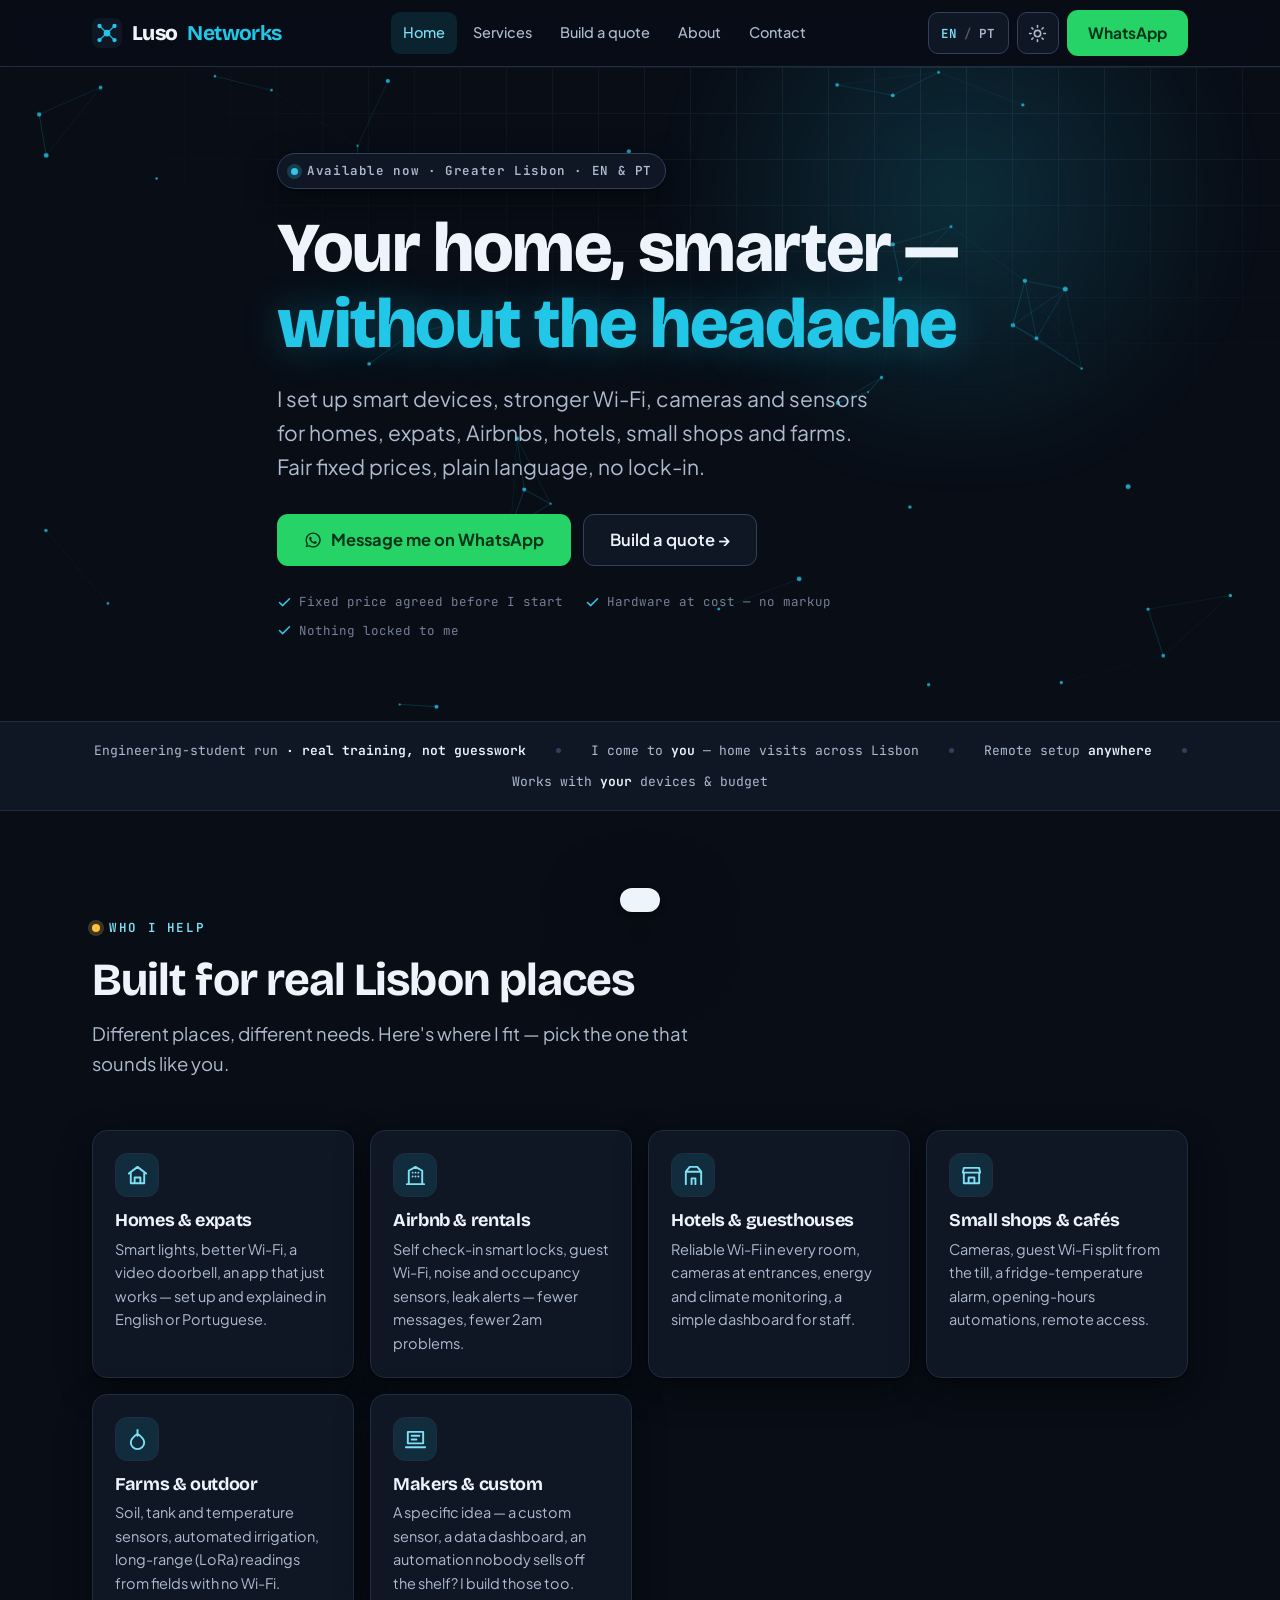
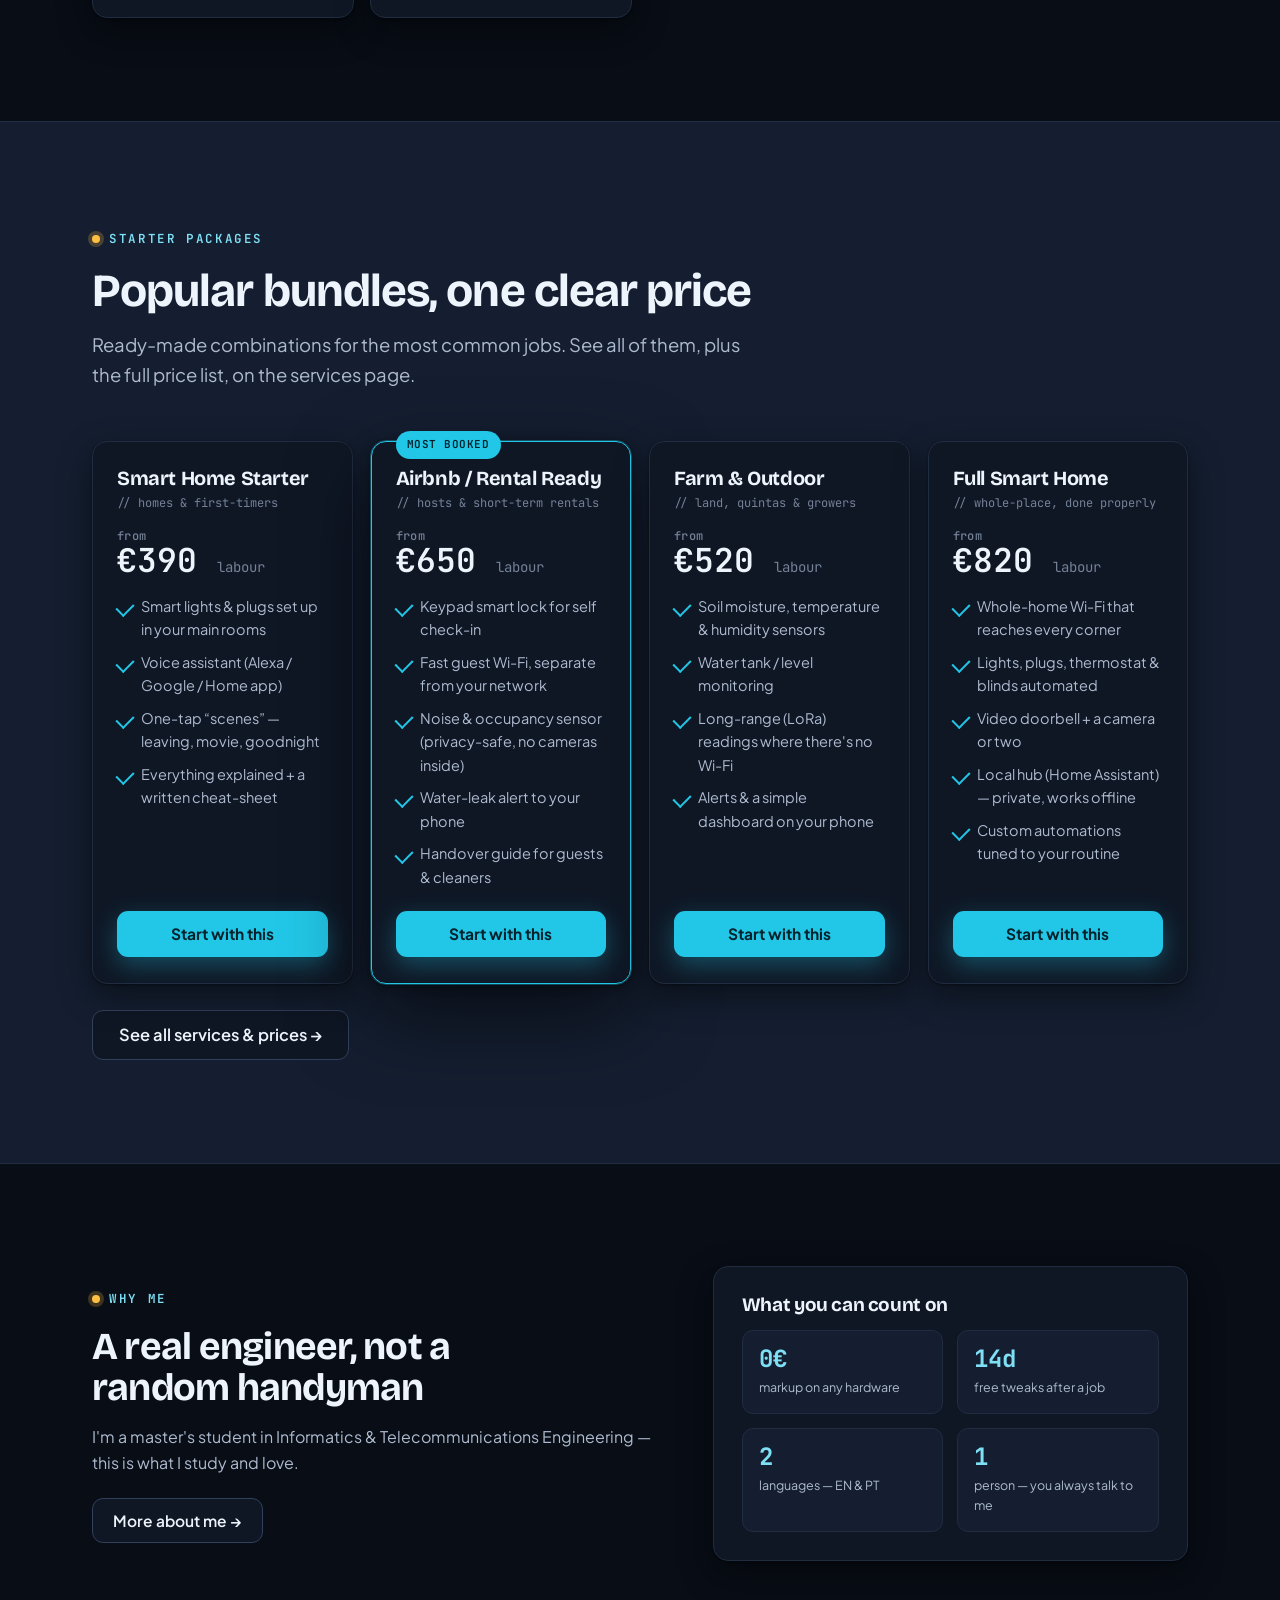
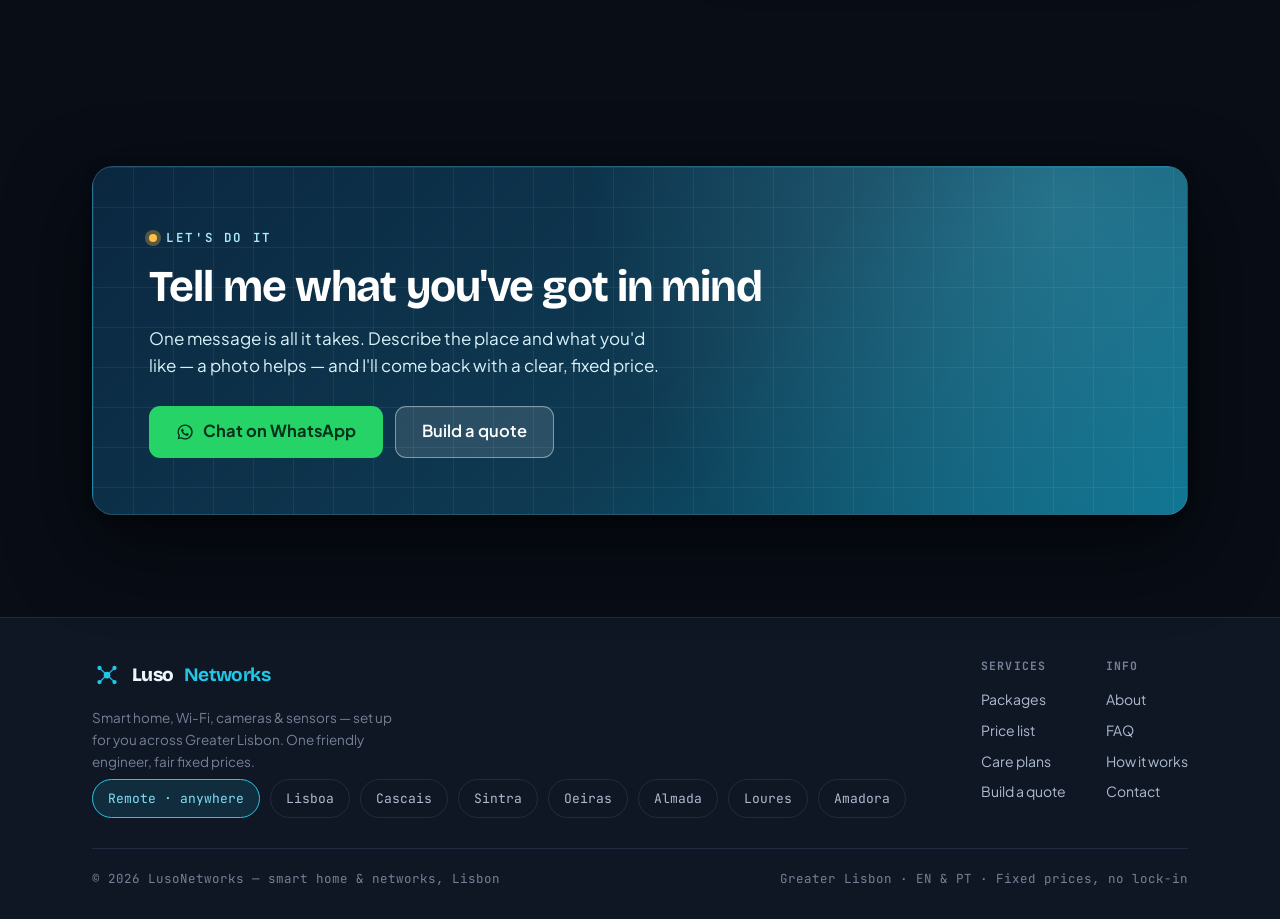
<file: docs/index.html>
<!DOCTYPE html>
<!-- LusoNetworks multi-page site. EDIT WhatsApp number + email in assets/app.js (EDIT-ME). -->
<html lang="en">
<head>
<meta charset="UTF-8">
<meta name="viewport" content="width=device-width, initial-scale=1.0">
<title>LusoNetworks — Smart Home, Wi-Fi & Sensors in Lisbon</title>
<meta name="description" content="LusoNetworks sets up smart homes, Wi-Fi, cameras and sensors across Greater Lisbon. Fixed prices, English & Portuguese, hardware at cost, no lock-in.">
<meta name="theme-color" content="#080d16">
<meta property="og:type" content="website">
<meta property="og:title" content="LusoNetworks — Smart Home, Wi-Fi & Sensors in Lisbon">
<meta property="og:description" content="LusoNetworks sets up smart homes, Wi-Fi, cameras and sensors across Greater Lisbon. Fixed prices, English & Portuguese, hardware at cost, no lock-in.">
<meta property="og:url" content="https://USERNAME.github.io/">
<meta property="og:site_name" content="LusoNetworks">
<meta property="og:image" content="https://USERNAME.github.io/assets/og-image.png">
<meta property="og:locale" content="en">
<meta property="og:locale:alternate" content="pt_PT">
<meta name="twitter:card" content="summary_large_image">
<meta name="twitter:title" content="LusoNetworks — Smart Home, Wi-Fi & Sensors in Lisbon">
<meta name="twitter:description" content="LusoNetworks sets up smart homes, Wi-Fi, cameras and sensors across Greater Lisbon. Fixed prices, English & Portuguese, hardware at cost, no lock-in.">
<meta name="twitter:image" content="https://USERNAME.github.io/assets/og-image.png">
<link rel="canonical" href="https://USERNAME.github.io/">
<link rel="icon" href="assets/favicon.svg" type="image/svg+xml">
<link rel="apple-touch-icon" href="assets/apple-touch-icon.png">
<link rel="manifest" href="assets/site.webmanifest">
<link rel="preconnect" href="https://fonts.googleapis.com">
<link rel="preconnect" href="https://fonts.gstatic.com" crossorigin>
<link href="https://fonts.googleapis.com/css2?family=Bricolage+Grotesque:opsz,wght@12..96,500;12..96,600;12..96,700;12..96,800&family=Plus+Jakarta+Sans:wght@400;500;600;700&family=JetBrains+Mono:wght@400;500;600&display=swap" rel="stylesheet">
<link rel="stylesheet" href="assets/style.css">
<script type="application/ld+json">
{
  "@context": "https://schema.org",
  "@type": "LocalBusiness",
  "name": "LusoNetworks",
  "description": "Smart home, Wi-Fi, cameras and sensors set up across Greater Lisbon. Fixed prices, English & Portuguese, hardware at cost, no lock-in.",
  "image": "https://USERNAME.github.io/assets/og-image.png",
  "url": "https://USERNAME.github.io/",
  "telephone": "+351900000000",
  "email": "hello@lusonetworks.pt",
  "priceRange": "€€",
  "areaServed": [
    {"@type": "City", "name": "Lisboa"},
    {"@type": "City", "name": "Cascais"},
    {"@type": "City", "name": "Sintra"},
    {"@type": "City", "name": "Oeiras"},
    {"@type": "City", "name": "Almada"},
    {"@type": "City", "name": "Loures"},
    {"@type": "City", "name": "Amadora"}
  ],
  "address": {
    "@type": "PostalAddress",
    "addressRegion": "Lisboa",
    "addressCountry": "PT"
  },
  "availableLanguage": ["English", "Portuguese"]
}
</script>
</head>
<body>
<a class="skip" href="#main" data-i18n="skip">Skip to content</a>
<header class="nav">
  <div class="wrap nav-in">
    <a class="brand" href="index.html" aria-label="LusoNetworks — home"><svg class="mark" viewBox="0 0 32 32" aria-hidden="true"><rect width="32" height="32" rx="8" fill="#0f1725"/><g stroke="#22c6e6" stroke-width="1.5" stroke-linecap="round" opacity="0.85"><line x1="16" y1="16" x2="8" y2="8.5"/><line x1="16" y1="16" x2="24" y2="8.5"/><line x1="16" y1="16" x2="8" y2="23.5"/><line x1="16" y1="16" x2="24" y2="23.5"/></g><g fill="#22c6e6"><circle cx="16" cy="16" r="3.6"/><circle cx="8" cy="8.5" r="2.3"/><circle cx="24" cy="8.5" r="2.3"/><circle cx="8" cy="23.5" r="2.3"/><circle cx="24" cy="23.5" r="2.3"/></g></svg>Luso<b>Networks</b></a>
    <nav class="nav-links" id="navlinks" aria-label="Primary"><a href="index.html" data-i18n="nav.home" class="active">nav.home</a><a href="services.html" data-i18n="nav.services">nav.services</a><a href="quote.html" data-i18n="nav.quote">nav.quote</a><a href="about.html" data-i18n="nav.about">nav.about</a><a href="contact.html" data-i18n="nav.contact">nav.contact</a></nav>
    <div class="nav-tools">
      <button class="icon-btn lang-btn" id="lang" aria-label="Language / Idioma"><span class="cur">EN</span><span class="sep">/</span><span class="oth">PT</span></button>
      <button class="icon-btn theme-btn" id="theme" aria-label="Toggle theme">
        <svg class="sun" viewBox="0 0 24 24" fill="none" stroke="currentColor" stroke-width="2" stroke-linecap="round"><circle cx="12" cy="12" r="4"/><path d="M12 2v2M12 20v2M2 12h2M20 12h2M4.9 4.9l1.4 1.4M17.7 17.7l1.4 1.4M4.9 19.1l1.4-1.4M17.7 6.3l1.4-1.4"/></svg>
        <svg class="moon" viewBox="0 0 24 24" fill="currentColor"><path d="M21 12.8A9 9 0 1 1 11.2 3a7 7 0 0 0 9.8 9.8z"/></svg>
      </button>
      <a class="btn btn-wa hide-sm" data-wa href="#" data-i18n="nav.wa">WhatsApp</a>
      <button class="nav-toggle" id="navtoggle" aria-label="Menu" aria-expanded="false" aria-controls="navlinks"><span></span></button>
    </div>
  </div>
</header>
<main id="main">

<section class="hero">
  <canvas id="signal" aria-hidden="true"></canvas>
  <div class="hero-grid" aria-hidden="true"></div>
  <div class="hero-glow" aria-hidden="true"></div>
  <div class="wrap hero-in">
    <span class="badge"><i></i> <span data-i18n="home.badge"></span></span>
    <h1><span data-i18n="home.h1a"></span> <em data-i18n="home.h1b"></em></h1>
    <p class="sub" data-i18n="home.sub"></p>
    <div class="hero-actions">
      <a class="btn btn-wa btn-lg" data-wa href="#"><svg viewBox="0 0 24 24" fill="currentColor" aria-hidden="true"><path d="M12 2a10 10 0 0 0-8.6 15l-1.3 4.8 4.9-1.3A10 10 0 1 0 12 2zm0 18.2a8.2 8.2 0 0 1-4.2-1.2l-.3-.2-2.9.8.8-2.8-.2-.3A8.2 8.2 0 1 1 12 20.2zm4.5-6.1c-.2-.1-1.4-.7-1.7-.8s-.4-.1-.5.1-.6.8-.8 1-.3.2-.5.1a6.7 6.7 0 0 1-2-1.2 7.5 7.5 0 0 1-1.4-1.7c-.1-.3 0-.4.1-.5l.4-.4.2-.4a.4.4 0 0 0 0-.4l-.8-1.9c-.2-.5-.4-.4-.5-.4h-.5a.9.9 0 0 0-.7.3 2.8 2.8 0 0 0-.9 2.1 4.9 4.9 0 0 0 1 2.6 11 11 0 0 0 4.3 3.8c2.5 1 2.5.7 3 .6a2.5 2.5 0 0 0 1.6-1.1 2 2 0 0 0 .1-1.1c0-.1-.2-.2-.5-.3z"/></svg><span data-i18n="home.cta.wa"></span></a>
      <a class="btn btn-ghost btn-lg" href="quote.html" data-i18n="home.cta.quote"></a>
    </div>
    <div class="hero-assure">
      <span><svg viewBox="0 0 24 24" fill="none" stroke="currentColor" stroke-width="2.4" stroke-linecap="round" stroke-linejoin="round"><path d="M20 6L9 17l-5-5"/></svg> <span data-i18n="home.assure1"></span></span>
      <span><svg viewBox="0 0 24 24" fill="none" stroke="currentColor" stroke-width="2.4" stroke-linecap="round" stroke-linejoin="round"><path d="M20 6L9 17l-5-5"/></svg> <span data-i18n="home.assure2"></span></span>
      <span><svg viewBox="0 0 24 24" fill="none" stroke="currentColor" stroke-width="2.4" stroke-linecap="round" stroke-linejoin="round"><path d="M20 6L9 17l-5-5"/></svg> <span data-i18n="home.assure3"></span></span>
    </div>
  </div>
</section>

<div class="trust"><div class="wrap trust-in">
  <span><span data-i18n="trust1a"></span> <b data-i18n="trust1b"></b></span><span class="trust-dot"></span>
  <span><span data-i18n="trust2a"></span> <b data-i18n="trust2b"></b> <span data-i18n="trust2c"></span></span><span class="trust-dot"></span>
  <span><span data-i18n="trust3a"></span> <b data-i18n="trust3b"></b></span><span class="trust-dot"></span>
  <span><span data-i18n="trust4a"></span> <b data-i18n="trust4b"></b> <span data-i18n="trust4c"></span></span>
</div></div>

<section id="audience"><div class="wrap">
      <div class="section-head reveal"><span class="eyebrow" data-i18n="aud.eyebrow"></span><h2 data-i18n="aud.h2"></h2><p class="lede" data-i18n="aud.lede"></p></div>
      <div class="grid-auto aud-grid"><div class="card reveal"><div class="ico"><svg viewBox="0 0 24 24" fill="none" stroke="currentColor" stroke-width="2" stroke-linecap="round" stroke-linejoin="round"><path d="M3 10l9-7 9 7 M5 9v11h14V9 M9 20v-6h6v6"/></svg></div><h3 data-i18n="aud.home.t"></h3><p data-i18n="aud.home.d"></p></div><div class="card reveal"><div class="ico"><svg viewBox="0 0 24 24" fill="none" stroke="currentColor" stroke-width="2" stroke-linecap="round" stroke-linejoin="round"><path d="M3 21h18 M5 21V7l7-4 7 4v14 M9 9h.01M12 9h.01M15 9h.01M9 13h.01M12 13h.01M15 13h.01"/></svg></div><h3 data-i18n="aud.rental.t"></h3><p data-i18n="aud.rental.d"></p></div><div class="card reveal"><div class="ico"><svg viewBox="0 0 24 24" fill="none" stroke="currentColor" stroke-width="2" stroke-linecap="round" stroke-linejoin="round"><path d="M4 21V8l4-5h8l4 5v13 M4 8h16 M10 21v-6h4v6"/></svg></div><h3 data-i18n="aud.hotel.t"></h3><p data-i18n="aud.hotel.d"></p></div><div class="card reveal"><div class="ico"><svg viewBox="0 0 24 24" fill="none" stroke="currentColor" stroke-width="2" stroke-linecap="round" stroke-linejoin="round"><path d="M3 9l1-5h16l1 5 M4 9v11h16V9 M4 9h16 M9 20v-6h6v6"/></svg></div><h3 data-i18n="aud.shop.t"></h3><p data-i18n="aud.shop.d"></p></div><div class="card reveal"><div class="ico"><svg viewBox="0 0 24 24" fill="none" stroke="currentColor" stroke-width="2" stroke-linecap="round" stroke-linejoin="round"><path d="M12 2v6 M12 22a7 7 0 0 0 7-7c0-4-7-9-7-9s-7 5-7 9a7 7 0 0 0 7 7z"/></svg></div><h3 data-i18n="aud.farm.t"></h3><p data-i18n="aud.farm.d"></p></div><div class="card reveal"><div class="ico"><svg viewBox="0 0 24 24" fill="none" stroke="currentColor" stroke-width="2" stroke-linecap="round" stroke-linejoin="round"><path d="M4 4h16v12H4z M2 20h20 M8 8h8M8 12h5"/></svg></div><h3 data-i18n="aud.maker.t"></h3><p data-i18n="aud.maker.d"></p></div></div></div></section>

<section class="band"><div class="wrap">
  <div class="section-head reveal"><span class="eyebrow" data-i18n="home.pkg.eyebrow"></span><h2 data-i18n="home.pkg.h2"></h2><p class="lede" data-i18n="home.pkg.lede"></p></div>
  <div class="pkg-grid"><div class="pkg reveal">
          <h3 data-i18n="pkg.home.title">Home</h3>
          <span class="for" data-i18n="pkg.home.for"></span>
          <div class="price"><span class="from" data-i18n="svc.from"></span>€390 <small data-i18n="svc.labour"></small></div>
          <ul><li data-i18n="pkg.home.l1"></li><li data-i18n="pkg.home.l2"></li><li data-i18n="pkg.home.l3"></li><li data-i18n="pkg.home.l4"></li></ul>
          <a class="btn btn-brand" href="quote.html?add=pkg-home" data-i18n="svc.startwith"></a>
        </div><div class="pkg feat reveal"><span class="tag" data-i18n="svc.mostbooked"></span>
          <h3 data-i18n="pkg.rental.title">Rental</h3>
          <span class="for" data-i18n="pkg.rental.for"></span>
          <div class="price"><span class="from" data-i18n="svc.from"></span>€650 <small data-i18n="svc.labour"></small></div>
          <ul><li data-i18n="pkg.rental.l1"></li><li data-i18n="pkg.rental.l2"></li><li data-i18n="pkg.rental.l3"></li><li data-i18n="pkg.rental.l4"></li><li data-i18n="pkg.rental.l5"></li></ul>
          <a class="btn btn-brand" href="quote.html?add=pkg-rental" data-i18n="svc.startwith"></a>
        </div><div class="pkg reveal">
          <h3 data-i18n="pkg.farm.title">Farm</h3>
          <span class="for" data-i18n="pkg.farm.for"></span>
          <div class="price"><span class="from" data-i18n="svc.from"></span>€520 <small data-i18n="svc.labour"></small></div>
          <ul><li data-i18n="pkg.farm.l1"></li><li data-i18n="pkg.farm.l2"></li><li data-i18n="pkg.farm.l3"></li><li data-i18n="pkg.farm.l4"></li></ul>
          <a class="btn btn-brand" href="quote.html?add=pkg-farm" data-i18n="svc.startwith"></a>
        </div><div class="pkg reveal">
          <h3 data-i18n="pkg.full.title">Full</h3>
          <span class="for" data-i18n="pkg.full.for"></span>
          <div class="price"><span class="from" data-i18n="svc.from"></span>€820 <small data-i18n="svc.labour"></small></div>
          <ul><li data-i18n="pkg.full.l1"></li><li data-i18n="pkg.full.l2"></li><li data-i18n="pkg.full.l3"></li><li data-i18n="pkg.full.l4"></li><li data-i18n="pkg.full.l5"></li></ul>
          <a class="btn btn-brand" href="quote.html?add=pkg-full" data-i18n="svc.startwith"></a>
        </div></div>
  <div style="margin-top:26px"><a class="btn btn-ghost btn-lg" href="services.html" data-i18n="home.pkg.cta"></a></div>
</div></section>

<section><div class="wrap about">
  <div class="reveal">
    <span class="eyebrow" data-i18n="home.why.eyebrow"></span>
    <h2 style="margin-top:16px" data-i18n="home.why.h2"></h2>
    <p style="margin-top:16px;color:var(--ink-2)" data-i18n="home.why.lede"></p>
    <div style="margin-top:22px"><a class="btn btn-ghost" href="about.html" data-i18n="home.why.cta"></a></div>
  </div>
  <div class="about-card reveal">
    <h3 data-i18n="about.card.h"></h3>
    <div class="about-stats">
      <div class="stat"><b>0€</b><span data-i18n="about.stat1"></span></div>
      <div class="stat"><b>14d</b><span data-i18n="about.stat2"></span></div>
      <div class="stat"><b>2</b><span data-i18n="about.stat3"></span></div>
      <div class="stat"><b>1</b><span data-i18n="about.stat4"></span></div>
    </div>
  </div>
</div></section>

<section><div class="wrap"><div class="cta-band reveal">
      <span class="eyebrow" data-i18n="home.cta2.eyebrow"></span>
      <h2 data-i18n="home.cta2.h2"></h2>
      <p data-i18n="home.cta2.p"></p>
      <div class="row">
        <a class="btn btn-wa btn-lg" data-wa href="#"><svg viewBox="0 0 24 24" fill="currentColor" aria-hidden="true"><path d="M12 2a10 10 0 0 0-8.6 15l-1.3 4.8 4.9-1.3A10 10 0 1 0 12 2zm0 18.2a8.2 8.2 0 0 1-4.2-1.2l-.3-.2-2.9.8.8-2.8-.2-.3A8.2 8.2 0 1 1 12 20.2zm4.5-6.1c-.2-.1-1.4-.7-1.7-.8s-.4-.1-.5.1-.6.8-.8 1-.3.2-.5.1a6.7 6.7 0 0 1-2-1.2 7.5 7.5 0 0 1-1.4-1.7c-.1-.3 0-.4.1-.5l.4-.4.2-.4a.4.4 0 0 0 0-.4l-.8-1.9c-.2-.5-.4-.4-.5-.4h-.5a.9.9 0 0 0-.7.3 2.8 2.8 0 0 0-.9 2.1 4.9 4.9 0 0 0 1 2.6 11 11 0 0 0 4.3 3.8c2.5 1 2.5.7 3 .6a2.5 2.5 0 0 0 1.6-1.1 2 2 0 0 0 .1-1.1c0-.1-.2-.2-.5-.3z"/></svg><span data-i18n="home.cta2.wa"></span></a>
        <a class="btn btn-ghost btn-lg" href="quote.html" data-i18n="home.cta2.quote"></a>
      </div>
    </div></div></section>

</main>
<footer>
  <div class="wrap">
    <div class="foot">
      <div>
        <a class="brand" href="index.html" aria-label="LusoNetworks — home"><svg class="mark" viewBox="0 0 32 32" aria-hidden="true"><rect width="32" height="32" rx="8" fill="#0f1725"/><g stroke="#22c6e6" stroke-width="1.5" stroke-linecap="round" opacity="0.85"><line x1="16" y1="16" x2="8" y2="8.5"/><line x1="16" y1="16" x2="24" y2="8.5"/><line x1="16" y1="16" x2="8" y2="23.5"/><line x1="16" y1="16" x2="24" y2="23.5"/></g><g fill="#22c6e6"><circle cx="16" cy="16" r="3.6"/><circle cx="8" cy="8.5" r="2.3"/><circle cx="24" cy="8.5" r="2.3"/><circle cx="8" cy="23.5" r="2.3"/><circle cx="24" cy="23.5" r="2.3"/></g></svg>Luso<b>Networks</b></a>
        <p class="tag" data-i18n="foot.tag"></p>
        <div class="cov">
          <span class="rem" data-i18n="foot.remote"></span>
          <span>Lisboa</span><span>Cascais</span><span>Sintra</span><span>Oeiras</span><span>Almada</span><span>Loures</span><span>Amadora</span>
        </div>
      </div>
      <div class="foot-links">
        <div class="foot-col">
          <h4 data-i18n="foot.services"></h4>
          <a href="services.html" data-i18n="foot.packages"></a>
          <a href="services.html#pricing" data-i18n="foot.pricelist"></a>
          <a href="services.html#support" data-i18n="foot.plans"></a>
          <a href="quote.html" data-i18n="foot.quote"></a>
        </div>
        <div class="foot-col">
          <h4 data-i18n="foot.info"></h4>
          <a href="about.html" data-i18n="foot.about"></a>
          <a href="about.html#faq" data-i18n="foot.faq"></a>
          <a href="services.html#process" data-i18n="foot.process"></a>
          <a href="contact.html" data-i18n="foot.contact"></a>
        </div>
      </div>
    </div>
    <div class="foot-bot">
      <span>© <span class="year"></span> <span data-i18n="foot.rights"></span></span>
      <span data-i18n="foot.line"></span>
    </div>
  </div>
</footer>
<a class="wa-float" data-wa href="#" aria-label="WhatsApp"><svg viewBox="0 0 24 24" fill="#04331b" aria-hidden="true"><path d="M12 2a10 10 0 0 0-8.6 15l-1.3 4.8 4.9-1.3A10 10 0 1 0 12 2zm0 18.2a8.2 8.2 0 0 1-4.2-1.2l-.3-.2-2.9.8.8-2.8-.2-.3A8.2 8.2 0 1 1 12 20.2zm4.5-6.1c-.2-.1-1.4-.7-1.7-.8s-.4-.1-.5.1-.6.8-.8 1-.3.2-.5.1a6.7 6.7 0 0 1-2-1.2 7.5 7.5 0 0 1-1.4-1.7c-.1-.3 0-.4.1-.5l.4-.4.2-.4a.4.4 0 0 0 0-.4l-.8-1.9c-.2-.5-.4-.4-.5-.4h-.5a.9.9 0 0 0-.7.3 2.8 2.8 0 0 0-.9 2.1 4.9 4.9 0 0 0 1 2.6 11 11 0 0 0 4.3 3.8c2.5 1 2.5.7 3 .6a2.5 2.5 0 0 0 1.6-1.1 2 2 0 0 0 .1-1.1c0-.1-.2-.2-.5-.3z"/></svg></a>
<div class="toast" id="toast"></div>
<script src="assets/app.js"></script>
</body>
</html>
</file>
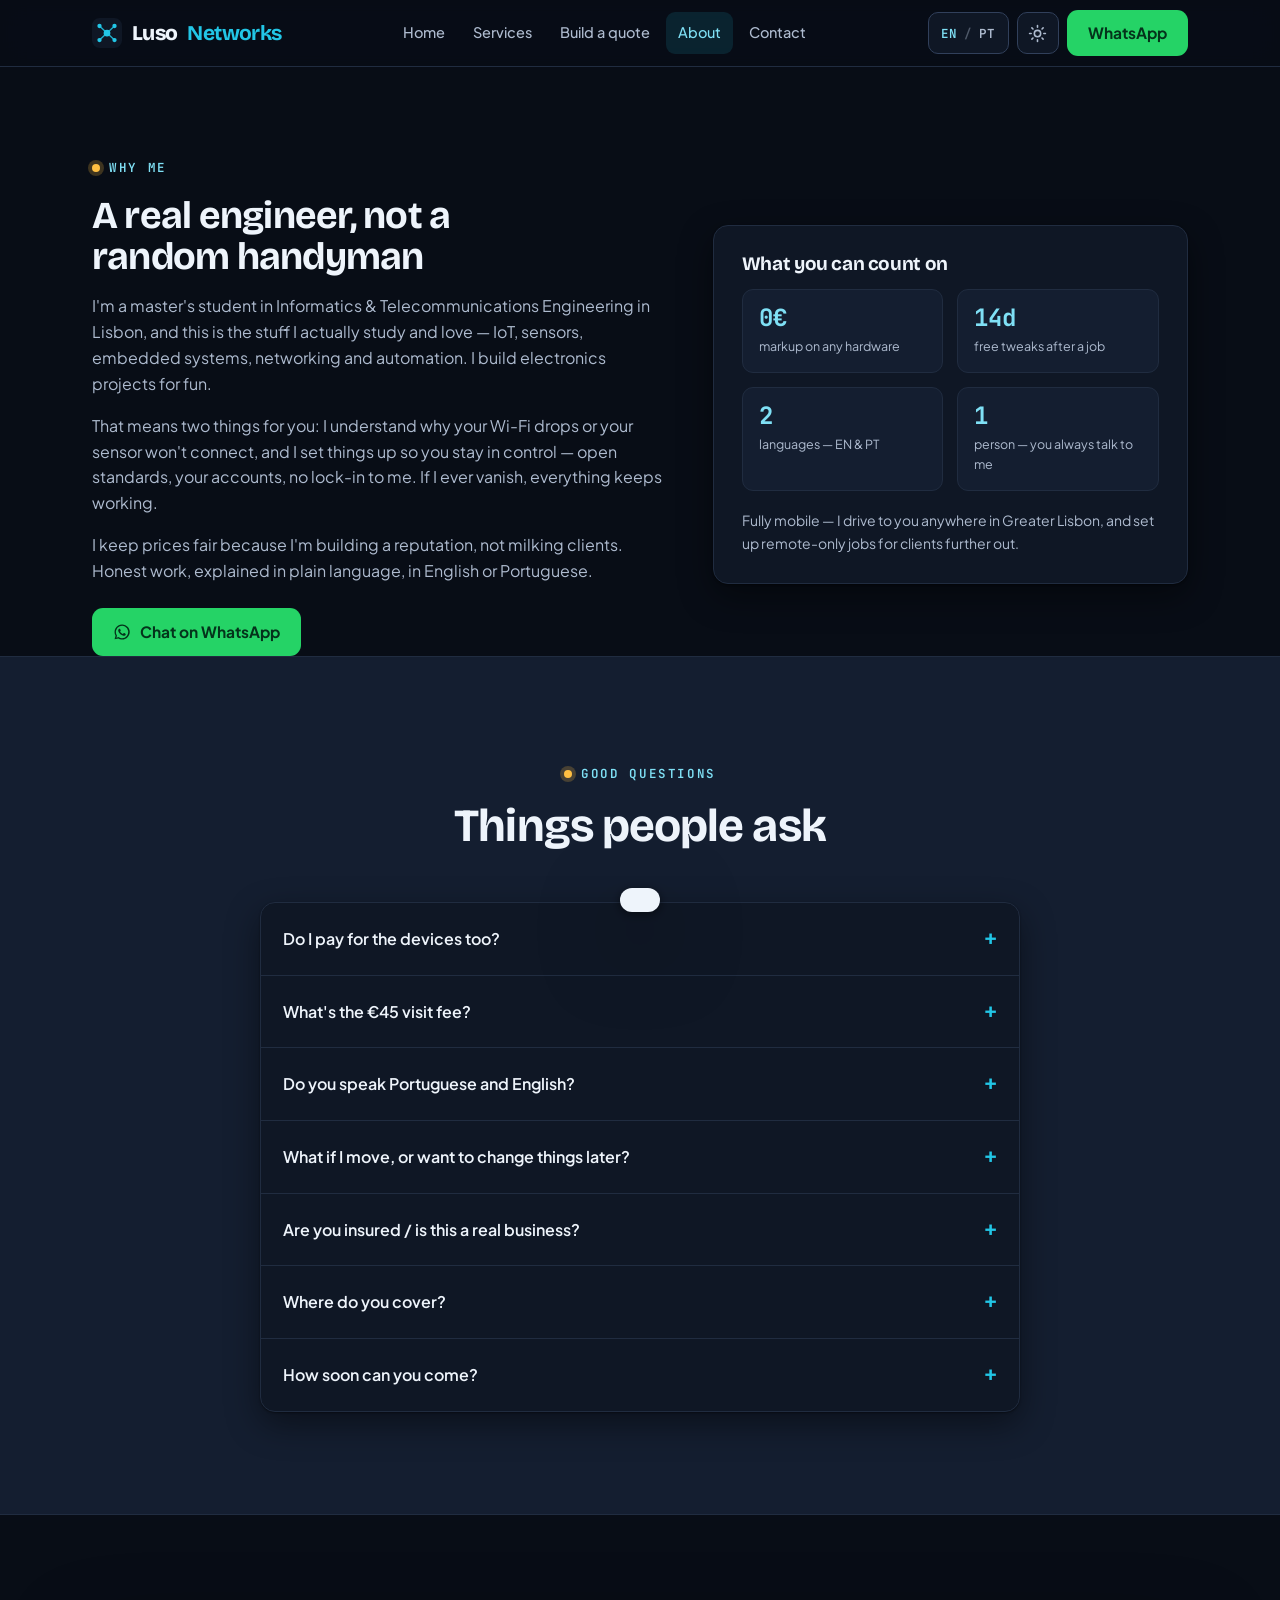
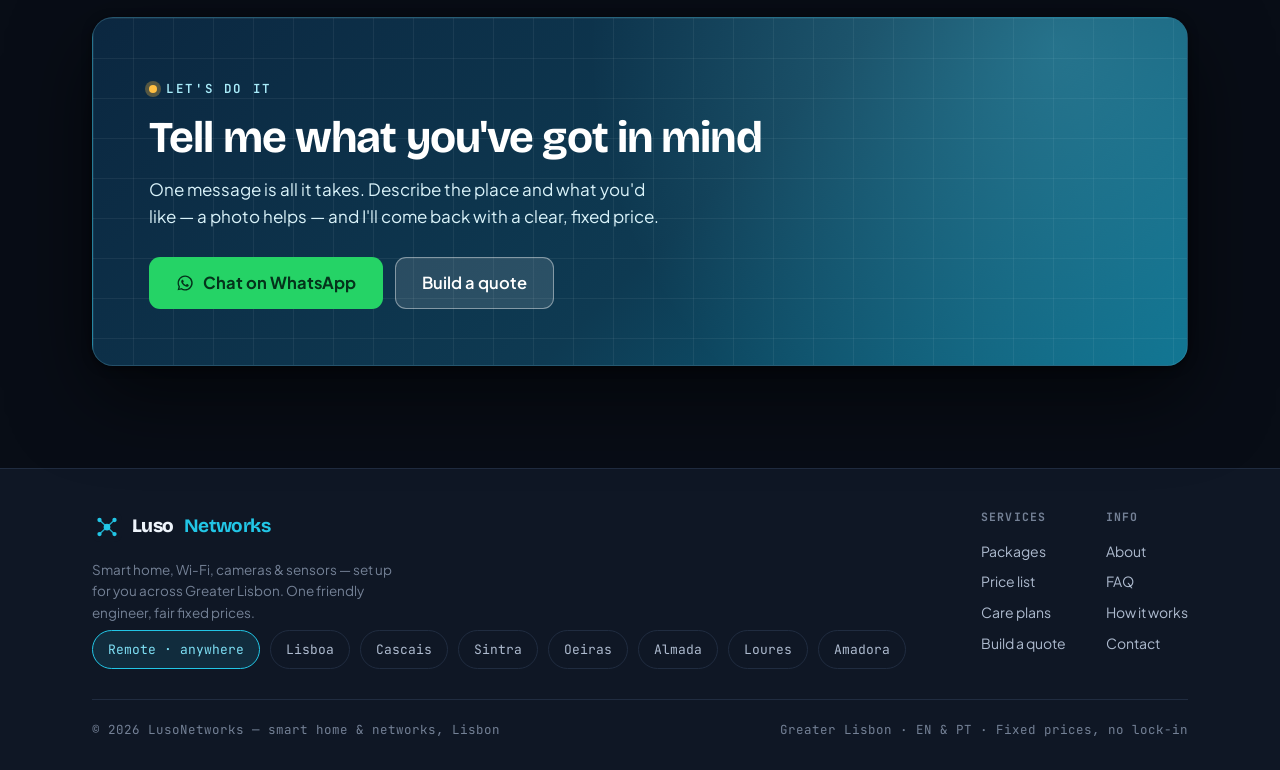
<file: docs/about.html>
<!DOCTYPE html>
<!-- LusoNetworks multi-page site. EDIT WhatsApp number + email in assets/app.js (EDIT-ME). -->
<html lang="en">
<head>
<meta charset="UTF-8">
<meta name="viewport" content="width=device-width, initial-scale=1.0">
<title>About & FAQ — LusoNetworks Lisbon</title>
<meta name="description" content="The engineer behind LusoNetworks and answers to common questions — honest, fixed-price smart-home, Wi-Fi and sensor work across Lisbon, no lock-in.">
<meta name="theme-color" content="#080d16">
<meta property="og:type" content="website">
<meta property="og:title" content="About & FAQ — LusoNetworks Lisbon">
<meta property="og:description" content="The engineer behind LusoNetworks and answers to common questions — honest, fixed-price smart-home, Wi-Fi and sensor work across Lisbon, no lock-in.">
<meta property="og:url" content="https://USERNAME.github.io/about.html">
<meta property="og:site_name" content="LusoNetworks">
<meta property="og:image" content="https://USERNAME.github.io/assets/og-image.png">
<meta property="og:locale" content="en">
<meta property="og:locale:alternate" content="pt_PT">
<meta name="twitter:card" content="summary_large_image">
<meta name="twitter:title" content="About & FAQ — LusoNetworks Lisbon">
<meta name="twitter:description" content="The engineer behind LusoNetworks and answers to common questions — honest, fixed-price smart-home, Wi-Fi and sensor work across Lisbon, no lock-in.">
<meta name="twitter:image" content="https://USERNAME.github.io/assets/og-image.png">
<link rel="canonical" href="https://USERNAME.github.io/about.html">
<link rel="icon" href="assets/favicon.svg" type="image/svg+xml">
<link rel="apple-touch-icon" href="assets/apple-touch-icon.png">
<link rel="manifest" href="assets/site.webmanifest">
<link rel="preconnect" href="https://fonts.googleapis.com">
<link rel="preconnect" href="https://fonts.gstatic.com" crossorigin>
<link href="https://fonts.googleapis.com/css2?family=Bricolage+Grotesque:opsz,wght@12..96,500;12..96,600;12..96,700;12..96,800&family=Plus+Jakarta+Sans:wght@400;500;600;700&family=JetBrains+Mono:wght@400;500;600&display=swap" rel="stylesheet">
<link rel="stylesheet" href="assets/style.css">
</head>
<body>
<a class="skip" href="#main" data-i18n="skip">Skip to content</a>
<header class="nav">
  <div class="wrap nav-in">
    <a class="brand" href="index.html" aria-label="LusoNetworks — home"><svg class="mark" viewBox="0 0 32 32" aria-hidden="true"><rect width="32" height="32" rx="8" fill="#0f1725"/><g stroke="#22c6e6" stroke-width="1.5" stroke-linecap="round" opacity="0.85"><line x1="16" y1="16" x2="8" y2="8.5"/><line x1="16" y1="16" x2="24" y2="8.5"/><line x1="16" y1="16" x2="8" y2="23.5"/><line x1="16" y1="16" x2="24" y2="23.5"/></g><g fill="#22c6e6"><circle cx="16" cy="16" r="3.6"/><circle cx="8" cy="8.5" r="2.3"/><circle cx="24" cy="8.5" r="2.3"/><circle cx="8" cy="23.5" r="2.3"/><circle cx="24" cy="23.5" r="2.3"/></g></svg>Luso<b>Networks</b></a>
    <nav class="nav-links" id="navlinks" aria-label="Primary"><a href="index.html" data-i18n="nav.home">nav.home</a><a href="services.html" data-i18n="nav.services">nav.services</a><a href="quote.html" data-i18n="nav.quote">nav.quote</a><a href="about.html" data-i18n="nav.about" class="active">nav.about</a><a href="contact.html" data-i18n="nav.contact">nav.contact</a></nav>
    <div class="nav-tools">
      <button class="icon-btn lang-btn" id="lang" aria-label="Language / Idioma"><span class="cur">EN</span><span class="sep">/</span><span class="oth">PT</span></button>
      <button class="icon-btn theme-btn" id="theme" aria-label="Toggle theme">
        <svg class="sun" viewBox="0 0 24 24" fill="none" stroke="currentColor" stroke-width="2" stroke-linecap="round"><circle cx="12" cy="12" r="4"/><path d="M12 2v2M12 20v2M2 12h2M20 12h2M4.9 4.9l1.4 1.4M17.7 17.7l1.4 1.4M4.9 19.1l1.4-1.4M17.7 6.3l1.4-1.4"/></svg>
        <svg class="moon" viewBox="0 0 24 24" fill="currentColor"><path d="M21 12.8A9 9 0 1 1 11.2 3a7 7 0 0 0 9.8 9.8z"/></svg>
      </button>
      <a class="btn btn-wa hide-sm" data-wa href="#" data-i18n="nav.wa">WhatsApp</a>
      <button class="nav-toggle" id="navtoggle" aria-label="Menu" aria-expanded="false" aria-controls="navlinks"><span></span></button>
    </div>
  </div>
</header>
<main id="main">

<section class="page-head"><div class="wrap about">
  <div class="reveal">
    <span class="eyebrow" data-i18n="about.eyebrow"></span>
    <h2 style="margin-top:16px" data-i18n="about.h2"></h2>
    <p data-i18n="about.p1"></p>
    <p data-i18n="about.p2"></p>
    <p data-i18n="about.p3"></p>
    <div style="margin-top:24px"><a class="btn btn-wa" data-wa href="#"><svg viewBox="0 0 24 24" fill="currentColor" aria-hidden="true"><path d="M12 2a10 10 0 0 0-8.6 15l-1.3 4.8 4.9-1.3A10 10 0 1 0 12 2zm0 18.2a8.2 8.2 0 0 1-4.2-1.2l-.3-.2-2.9.8.8-2.8-.2-.3A8.2 8.2 0 1 1 12 20.2zm4.5-6.1c-.2-.1-1.4-.7-1.7-.8s-.4-.1-.5.1-.6.8-.8 1-.3.2-.5.1a6.7 6.7 0 0 1-2-1.2 7.5 7.5 0 0 1-1.4-1.7c-.1-.3 0-.4.1-.5l.4-.4.2-.4a.4.4 0 0 0 0-.4l-.8-1.9c-.2-.5-.4-.4-.5-.4h-.5a.9.9 0 0 0-.7.3 2.8 2.8 0 0 0-.9 2.1 4.9 4.9 0 0 0 1 2.6 11 11 0 0 0 4.3 3.8c2.5 1 2.5.7 3 .6a2.5 2.5 0 0 0 1.6-1.1 2 2 0 0 0 .1-1.1c0-.1-.2-.2-.5-.3z"/></svg><span data-i18n="home.cta2.wa"></span></a></div>
  </div>
  <div class="about-card reveal">
    <h3 data-i18n="about.card.h"></h3>
    <div class="about-stats">
      <div class="stat"><b>0€</b><span data-i18n="about.stat1"></span></div>
      <div class="stat"><b>14d</b><span data-i18n="about.stat2"></span></div>
      <div class="stat"><b>2</b><span data-i18n="about.stat3"></span></div>
      <div class="stat"><b>1</b><span data-i18n="about.stat4"></span></div>
    </div>
    <p style="font-size:14px;margin-top:18px" data-i18n="about.card.p"></p>
  </div>
</div></section>

<section class="band" id="faq"><div class="wrap">
  <div class="section-head center reveal"><span class="eyebrow" data-i18n="faq.eyebrow"></span><h2 data-i18n="faq.h2"></h2></div>
  <div class="faq reveal">
    <details><summary><span data-i18n="faq.q1"></span></summary><div class="a" data-i18n="faq.a1"></div></details><details><summary><span data-i18n="faq.q2"></span></summary><div class="a" data-i18n="faq.a2"></div></details><details><summary><span data-i18n="faq.q3"></span></summary><div class="a" data-i18n="faq.a3"></div></details><details><summary><span data-i18n="faq.q4"></span></summary><div class="a" data-i18n="faq.a4"></div></details><details><summary><span data-i18n="faq.q5"></span></summary><div class="a" data-i18n="faq.a5"></div></details><details><summary><span data-i18n="faq.q6"></span></summary><div class="a" data-i18n="faq.a6"></div></details><details><summary><span data-i18n="faq.q7"></span></summary><div class="a" data-i18n="faq.a7"></div></details>
  </div>
</div></section>

<section><div class="wrap"><div class="cta-band reveal">
      <span class="eyebrow" data-i18n="home.cta2.eyebrow"></span>
      <h2 data-i18n="home.cta2.h2"></h2>
      <p data-i18n="home.cta2.p"></p>
      <div class="row">
        <a class="btn btn-wa btn-lg" data-wa href="#"><svg viewBox="0 0 24 24" fill="currentColor" aria-hidden="true"><path d="M12 2a10 10 0 0 0-8.6 15l-1.3 4.8 4.9-1.3A10 10 0 1 0 12 2zm0 18.2a8.2 8.2 0 0 1-4.2-1.2l-.3-.2-2.9.8.8-2.8-.2-.3A8.2 8.2 0 1 1 12 20.2zm4.5-6.1c-.2-.1-1.4-.7-1.7-.8s-.4-.1-.5.1-.6.8-.8 1-.3.2-.5.1a6.7 6.7 0 0 1-2-1.2 7.5 7.5 0 0 1-1.4-1.7c-.1-.3 0-.4.1-.5l.4-.4.2-.4a.4.4 0 0 0 0-.4l-.8-1.9c-.2-.5-.4-.4-.5-.4h-.5a.9.9 0 0 0-.7.3 2.8 2.8 0 0 0-.9 2.1 4.9 4.9 0 0 0 1 2.6 11 11 0 0 0 4.3 3.8c2.5 1 2.5.7 3 .6a2.5 2.5 0 0 0 1.6-1.1 2 2 0 0 0 .1-1.1c0-.1-.2-.2-.5-.3z"/></svg><span data-i18n="home.cta2.wa"></span></a>
        <a class="btn btn-ghost btn-lg" href="quote.html" data-i18n="home.cta2.quote"></a>
      </div>
    </div></div></section>

</main>
<footer>
  <div class="wrap">
    <div class="foot">
      <div>
        <a class="brand" href="index.html" aria-label="LusoNetworks — home"><svg class="mark" viewBox="0 0 32 32" aria-hidden="true"><rect width="32" height="32" rx="8" fill="#0f1725"/><g stroke="#22c6e6" stroke-width="1.5" stroke-linecap="round" opacity="0.85"><line x1="16" y1="16" x2="8" y2="8.5"/><line x1="16" y1="16" x2="24" y2="8.5"/><line x1="16" y1="16" x2="8" y2="23.5"/><line x1="16" y1="16" x2="24" y2="23.5"/></g><g fill="#22c6e6"><circle cx="16" cy="16" r="3.6"/><circle cx="8" cy="8.5" r="2.3"/><circle cx="24" cy="8.5" r="2.3"/><circle cx="8" cy="23.5" r="2.3"/><circle cx="24" cy="23.5" r="2.3"/></g></svg>Luso<b>Networks</b></a>
        <p class="tag" data-i18n="foot.tag"></p>
        <div class="cov">
          <span class="rem" data-i18n="foot.remote"></span>
          <span>Lisboa</span><span>Cascais</span><span>Sintra</span><span>Oeiras</span><span>Almada</span><span>Loures</span><span>Amadora</span>
        </div>
      </div>
      <div class="foot-links">
        <div class="foot-col">
          <h4 data-i18n="foot.services"></h4>
          <a href="services.html" data-i18n="foot.packages"></a>
          <a href="services.html#pricing" data-i18n="foot.pricelist"></a>
          <a href="services.html#support" data-i18n="foot.plans"></a>
          <a href="quote.html" data-i18n="foot.quote"></a>
        </div>
        <div class="foot-col">
          <h4 data-i18n="foot.info"></h4>
          <a href="about.html" data-i18n="foot.about"></a>
          <a href="about.html#faq" data-i18n="foot.faq"></a>
          <a href="services.html#process" data-i18n="foot.process"></a>
          <a href="contact.html" data-i18n="foot.contact"></a>
        </div>
      </div>
    </div>
    <div class="foot-bot">
      <span>© <span class="year"></span> <span data-i18n="foot.rights"></span></span>
      <span data-i18n="foot.line"></span>
    </div>
  </div>
</footer>
<a class="wa-float" data-wa href="#" aria-label="WhatsApp"><svg viewBox="0 0 24 24" fill="#04331b" aria-hidden="true"><path d="M12 2a10 10 0 0 0-8.6 15l-1.3 4.8 4.9-1.3A10 10 0 1 0 12 2zm0 18.2a8.2 8.2 0 0 1-4.2-1.2l-.3-.2-2.9.8.8-2.8-.2-.3A8.2 8.2 0 1 1 12 20.2zm4.5-6.1c-.2-.1-1.4-.7-1.7-.8s-.4-.1-.5.1-.6.8-.8 1-.3.2-.5.1a6.7 6.7 0 0 1-2-1.2 7.5 7.5 0 0 1-1.4-1.7c-.1-.3 0-.4.1-.5l.4-.4.2-.4a.4.4 0 0 0 0-.4l-.8-1.9c-.2-.5-.4-.4-.5-.4h-.5a.9.9 0 0 0-.7.3 2.8 2.8 0 0 0-.9 2.1 4.9 4.9 0 0 0 1 2.6 11 11 0 0 0 4.3 3.8c2.5 1 2.5.7 3 .6a2.5 2.5 0 0 0 1.6-1.1 2 2 0 0 0 .1-1.1c0-.1-.2-.2-.5-.3z"/></svg></a>
<div class="toast" id="toast"></div>
<script src="assets/app.js"></script>
</body>
</html>
</file>
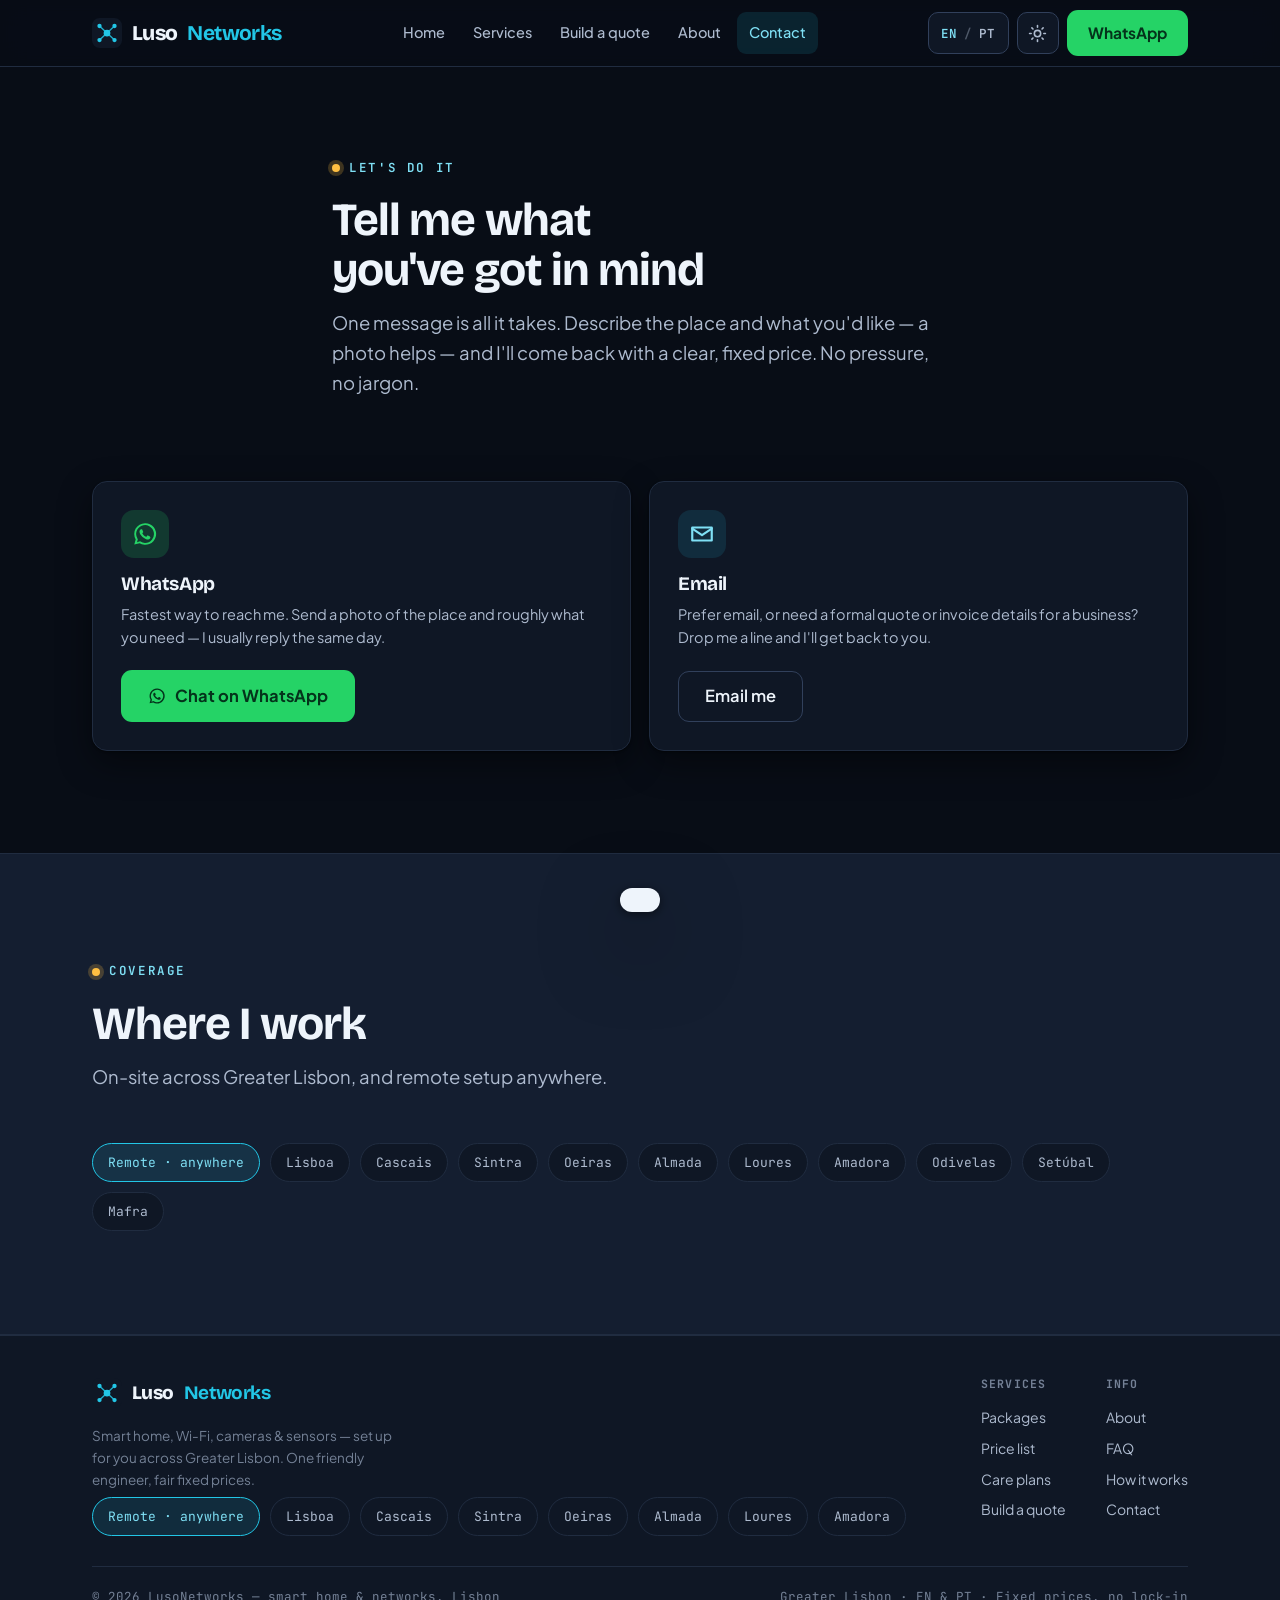
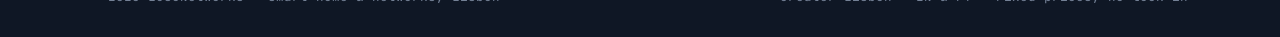
<file: docs/contact.html>
<!DOCTYPE html>
<!-- LusoNetworks multi-page site. EDIT WhatsApp number + email in assets/app.js (EDIT-ME). -->
<html lang="en">
<head>
<meta charset="UTF-8">
<meta name="viewport" content="width=device-width, initial-scale=1.0">
<title>Contact — LusoNetworks Lisbon</title>
<meta name="description" content="Message LusoNetworks on WhatsApp or by email for a fixed-price smart-home, Wi-Fi or sensor job across Greater Lisbon. English & Portuguese.">
<meta name="theme-color" content="#080d16">
<meta property="og:type" content="website">
<meta property="og:title" content="Contact — LusoNetworks Lisbon">
<meta property="og:description" content="Message LusoNetworks on WhatsApp or by email for a fixed-price smart-home, Wi-Fi or sensor job across Greater Lisbon. English & Portuguese.">
<meta property="og:url" content="https://USERNAME.github.io/contact.html">
<meta property="og:site_name" content="LusoNetworks">
<meta property="og:image" content="https://USERNAME.github.io/assets/og-image.png">
<meta property="og:locale" content="en">
<meta property="og:locale:alternate" content="pt_PT">
<meta name="twitter:card" content="summary_large_image">
<meta name="twitter:title" content="Contact — LusoNetworks Lisbon">
<meta name="twitter:description" content="Message LusoNetworks on WhatsApp or by email for a fixed-price smart-home, Wi-Fi or sensor job across Greater Lisbon. English & Portuguese.">
<meta name="twitter:image" content="https://USERNAME.github.io/assets/og-image.png">
<link rel="canonical" href="https://USERNAME.github.io/contact.html">
<link rel="icon" href="assets/favicon.svg" type="image/svg+xml">
<link rel="apple-touch-icon" href="assets/apple-touch-icon.png">
<link rel="manifest" href="assets/site.webmanifest">
<link rel="preconnect" href="https://fonts.googleapis.com">
<link rel="preconnect" href="https://fonts.gstatic.com" crossorigin>
<link href="https://fonts.googleapis.com/css2?family=Bricolage+Grotesque:opsz,wght@12..96,500;12..96,600;12..96,700;12..96,800&family=Plus+Jakarta+Sans:wght@400;500;600;700&family=JetBrains+Mono:wght@400;500;600&display=swap" rel="stylesheet">
<link rel="stylesheet" href="assets/style.css">
</head>
<body>
<a class="skip" href="#main" data-i18n="skip">Skip to content</a>
<header class="nav">
  <div class="wrap nav-in">
    <a class="brand" href="index.html" aria-label="LusoNetworks — home"><svg class="mark" viewBox="0 0 32 32" aria-hidden="true"><rect width="32" height="32" rx="8" fill="#0f1725"/><g stroke="#22c6e6" stroke-width="1.5" stroke-linecap="round" opacity="0.85"><line x1="16" y1="16" x2="8" y2="8.5"/><line x1="16" y1="16" x2="24" y2="8.5"/><line x1="16" y1="16" x2="8" y2="23.5"/><line x1="16" y1="16" x2="24" y2="23.5"/></g><g fill="#22c6e6"><circle cx="16" cy="16" r="3.6"/><circle cx="8" cy="8.5" r="2.3"/><circle cx="24" cy="8.5" r="2.3"/><circle cx="8" cy="23.5" r="2.3"/><circle cx="24" cy="23.5" r="2.3"/></g></svg>Luso<b>Networks</b></a>
    <nav class="nav-links" id="navlinks" aria-label="Primary"><a href="index.html" data-i18n="nav.home">nav.home</a><a href="services.html" data-i18n="nav.services">nav.services</a><a href="quote.html" data-i18n="nav.quote">nav.quote</a><a href="about.html" data-i18n="nav.about">nav.about</a><a href="contact.html" data-i18n="nav.contact" class="active">nav.contact</a></nav>
    <div class="nav-tools">
      <button class="icon-btn lang-btn" id="lang" aria-label="Language / Idioma"><span class="cur">EN</span><span class="sep">/</span><span class="oth">PT</span></button>
      <button class="icon-btn theme-btn" id="theme" aria-label="Toggle theme">
        <svg class="sun" viewBox="0 0 24 24" fill="none" stroke="currentColor" stroke-width="2" stroke-linecap="round"><circle cx="12" cy="12" r="4"/><path d="M12 2v2M12 20v2M2 12h2M20 12h2M4.9 4.9l1.4 1.4M17.7 17.7l1.4 1.4M4.9 19.1l1.4-1.4M17.7 6.3l1.4-1.4"/></svg>
        <svg class="moon" viewBox="0 0 24 24" fill="currentColor"><path d="M21 12.8A9 9 0 1 1 11.2 3a7 7 0 0 0 9.8 9.8z"/></svg>
      </button>
      <a class="btn btn-wa hide-sm" data-wa href="#" data-i18n="nav.wa">WhatsApp</a>
      <button class="nav-toggle" id="navtoggle" aria-label="Menu" aria-expanded="false" aria-controls="navlinks"><span></span></button>
    </div>
  </div>
</header>
<main id="main">

<section class="page-head"><div class="wrap section-head reveal">
  <span class="eyebrow" data-i18n="contact.eyebrow"></span><h2 data-i18n="contact.h2"></h2><p class="lede" data-i18n="contact.lede"></p>
</div></section>

<section style="padding-top:clamp(20px,3vw,32px)"><div class="wrap">
  <div class="contact-grid">
    <div class="contact-card wa reveal">
      <div class="ico"><svg viewBox="0 0 24 24" fill="currentColor" aria-hidden="true"><path d="M12 2a10 10 0 0 0-8.6 15l-1.3 4.8 4.9-1.3A10 10 0 1 0 12 2zm0 18.2a8.2 8.2 0 0 1-4.2-1.2l-.3-.2-2.9.8.8-2.8-.2-.3A8.2 8.2 0 1 1 12 20.2zm4.5-6.1c-.2-.1-1.4-.7-1.7-.8s-.4-.1-.5.1-.6.8-.8 1-.3.2-.5.1a6.7 6.7 0 0 1-2-1.2 7.5 7.5 0 0 1-1.4-1.7c-.1-.3 0-.4.1-.5l.4-.4.2-.4a.4.4 0 0 0 0-.4l-.8-1.9c-.2-.5-.4-.4-.5-.4h-.5a.9.9 0 0 0-.7.3 2.8 2.8 0 0 0-.9 2.1 4.9 4.9 0 0 0 1 2.6 11 11 0 0 0 4.3 3.8c2.5 1 2.5.7 3 .6a2.5 2.5 0 0 0 1.6-1.1 2 2 0 0 0 .1-1.1c0-.1-.2-.2-.5-.3z"/></svg></div>
      <h3 data-i18n="contact.wa.h"></h3>
      <p data-i18n="contact.wa.p"></p>
      <a class="btn btn-wa btn-lg" data-wa href="#"><svg viewBox="0 0 24 24" fill="currentColor" aria-hidden="true"><path d="M12 2a10 10 0 0 0-8.6 15l-1.3 4.8 4.9-1.3A10 10 0 1 0 12 2zm0 18.2a8.2 8.2 0 0 1-4.2-1.2l-.3-.2-2.9.8.8-2.8-.2-.3A8.2 8.2 0 1 1 12 20.2zm4.5-6.1c-.2-.1-1.4-.7-1.7-.8s-.4-.1-.5.1-.6.8-.8 1-.3.2-.5.1a6.7 6.7 0 0 1-2-1.2 7.5 7.5 0 0 1-1.4-1.7c-.1-.3 0-.4.1-.5l.4-.4.2-.4a.4.4 0 0 0 0-.4l-.8-1.9c-.2-.5-.4-.4-.5-.4h-.5a.9.9 0 0 0-.7.3 2.8 2.8 0 0 0-.9 2.1 4.9 4.9 0 0 0 1 2.6 11 11 0 0 0 4.3 3.8c2.5 1 2.5.7 3 .6a2.5 2.5 0 0 0 1.6-1.1 2 2 0 0 0 .1-1.1c0-.1-.2-.2-.5-.3z"/></svg><span data-i18n="contact.wa.btn"></span></a>
    </div>
    <div class="contact-card em reveal">
      <div class="ico"><svg viewBox="0 0 24 24" fill="none" stroke="currentColor" stroke-width="2" stroke-linecap="round" stroke-linejoin="round"><path d="M3 6h18v12H3z"/><path d="M3 7l9 6 9-6"/></svg></div>
      <h3 data-i18n="contact.em.h"></h3>
      <p data-i18n="contact.em.p"></p>
      <a class="btn btn-ghost btn-lg" data-email href="#" data-i18n="contact.em.btn"></a>
    </div>
  </div>
</div></section>

<section class="band"><div class="wrap">
  <div class="section-head reveal"><span class="eyebrow" data-i18n="contact.cov.eyebrow"></span><h2 data-i18n="contact.cov.h2"></h2><p class="lede" data-i18n="contact.cov.lede"></p></div>
  <div class="cov reveal">
    <span class="rem" data-i18n="foot.remote"></span>
    <span>Lisboa</span><span>Cascais</span><span>Sintra</span><span>Oeiras</span><span>Almada</span><span>Loures</span><span>Amadora</span><span>Odivelas</span><span>Setúbal</span><span>Mafra</span>
  </div>
</div></section>

</main>
<footer>
  <div class="wrap">
    <div class="foot">
      <div>
        <a class="brand" href="index.html" aria-label="LusoNetworks — home"><svg class="mark" viewBox="0 0 32 32" aria-hidden="true"><rect width="32" height="32" rx="8" fill="#0f1725"/><g stroke="#22c6e6" stroke-width="1.5" stroke-linecap="round" opacity="0.85"><line x1="16" y1="16" x2="8" y2="8.5"/><line x1="16" y1="16" x2="24" y2="8.5"/><line x1="16" y1="16" x2="8" y2="23.5"/><line x1="16" y1="16" x2="24" y2="23.5"/></g><g fill="#22c6e6"><circle cx="16" cy="16" r="3.6"/><circle cx="8" cy="8.5" r="2.3"/><circle cx="24" cy="8.5" r="2.3"/><circle cx="8" cy="23.5" r="2.3"/><circle cx="24" cy="23.5" r="2.3"/></g></svg>Luso<b>Networks</b></a>
        <p class="tag" data-i18n="foot.tag"></p>
        <div class="cov">
          <span class="rem" data-i18n="foot.remote"></span>
          <span>Lisboa</span><span>Cascais</span><span>Sintra</span><span>Oeiras</span><span>Almada</span><span>Loures</span><span>Amadora</span>
        </div>
      </div>
      <div class="foot-links">
        <div class="foot-col">
          <h4 data-i18n="foot.services"></h4>
          <a href="services.html" data-i18n="foot.packages"></a>
          <a href="services.html#pricing" data-i18n="foot.pricelist"></a>
          <a href="services.html#support" data-i18n="foot.plans"></a>
          <a href="quote.html" data-i18n="foot.quote"></a>
        </div>
        <div class="foot-col">
          <h4 data-i18n="foot.info"></h4>
          <a href="about.html" data-i18n="foot.about"></a>
          <a href="about.html#faq" data-i18n="foot.faq"></a>
          <a href="services.html#process" data-i18n="foot.process"></a>
          <a href="contact.html" data-i18n="foot.contact"></a>
        </div>
      </div>
    </div>
    <div class="foot-bot">
      <span>© <span class="year"></span> <span data-i18n="foot.rights"></span></span>
      <span data-i18n="foot.line"></span>
    </div>
  </div>
</footer>
<a class="wa-float" data-wa href="#" aria-label="WhatsApp"><svg viewBox="0 0 24 24" fill="#04331b" aria-hidden="true"><path d="M12 2a10 10 0 0 0-8.6 15l-1.3 4.8 4.9-1.3A10 10 0 1 0 12 2zm0 18.2a8.2 8.2 0 0 1-4.2-1.2l-.3-.2-2.9.8.8-2.8-.2-.3A8.2 8.2 0 1 1 12 20.2zm4.5-6.1c-.2-.1-1.4-.7-1.7-.8s-.4-.1-.5.1-.6.8-.8 1-.3.2-.5.1a6.7 6.7 0 0 1-2-1.2 7.5 7.5 0 0 1-1.4-1.7c-.1-.3 0-.4.1-.5l.4-.4.2-.4a.4.4 0 0 0 0-.4l-.8-1.9c-.2-.5-.4-.4-.5-.4h-.5a.9.9 0 0 0-.7.3 2.8 2.8 0 0 0-.9 2.1 4.9 4.9 0 0 0 1 2.6 11 11 0 0 0 4.3 3.8c2.5 1 2.5.7 3 .6a2.5 2.5 0 0 0 1.6-1.1 2 2 0 0 0 .1-1.1c0-.1-.2-.2-.5-.3z"/></svg></a>
<div class="toast" id="toast"></div>
<script src="assets/app.js"></script>
</body>
</html>
</file>
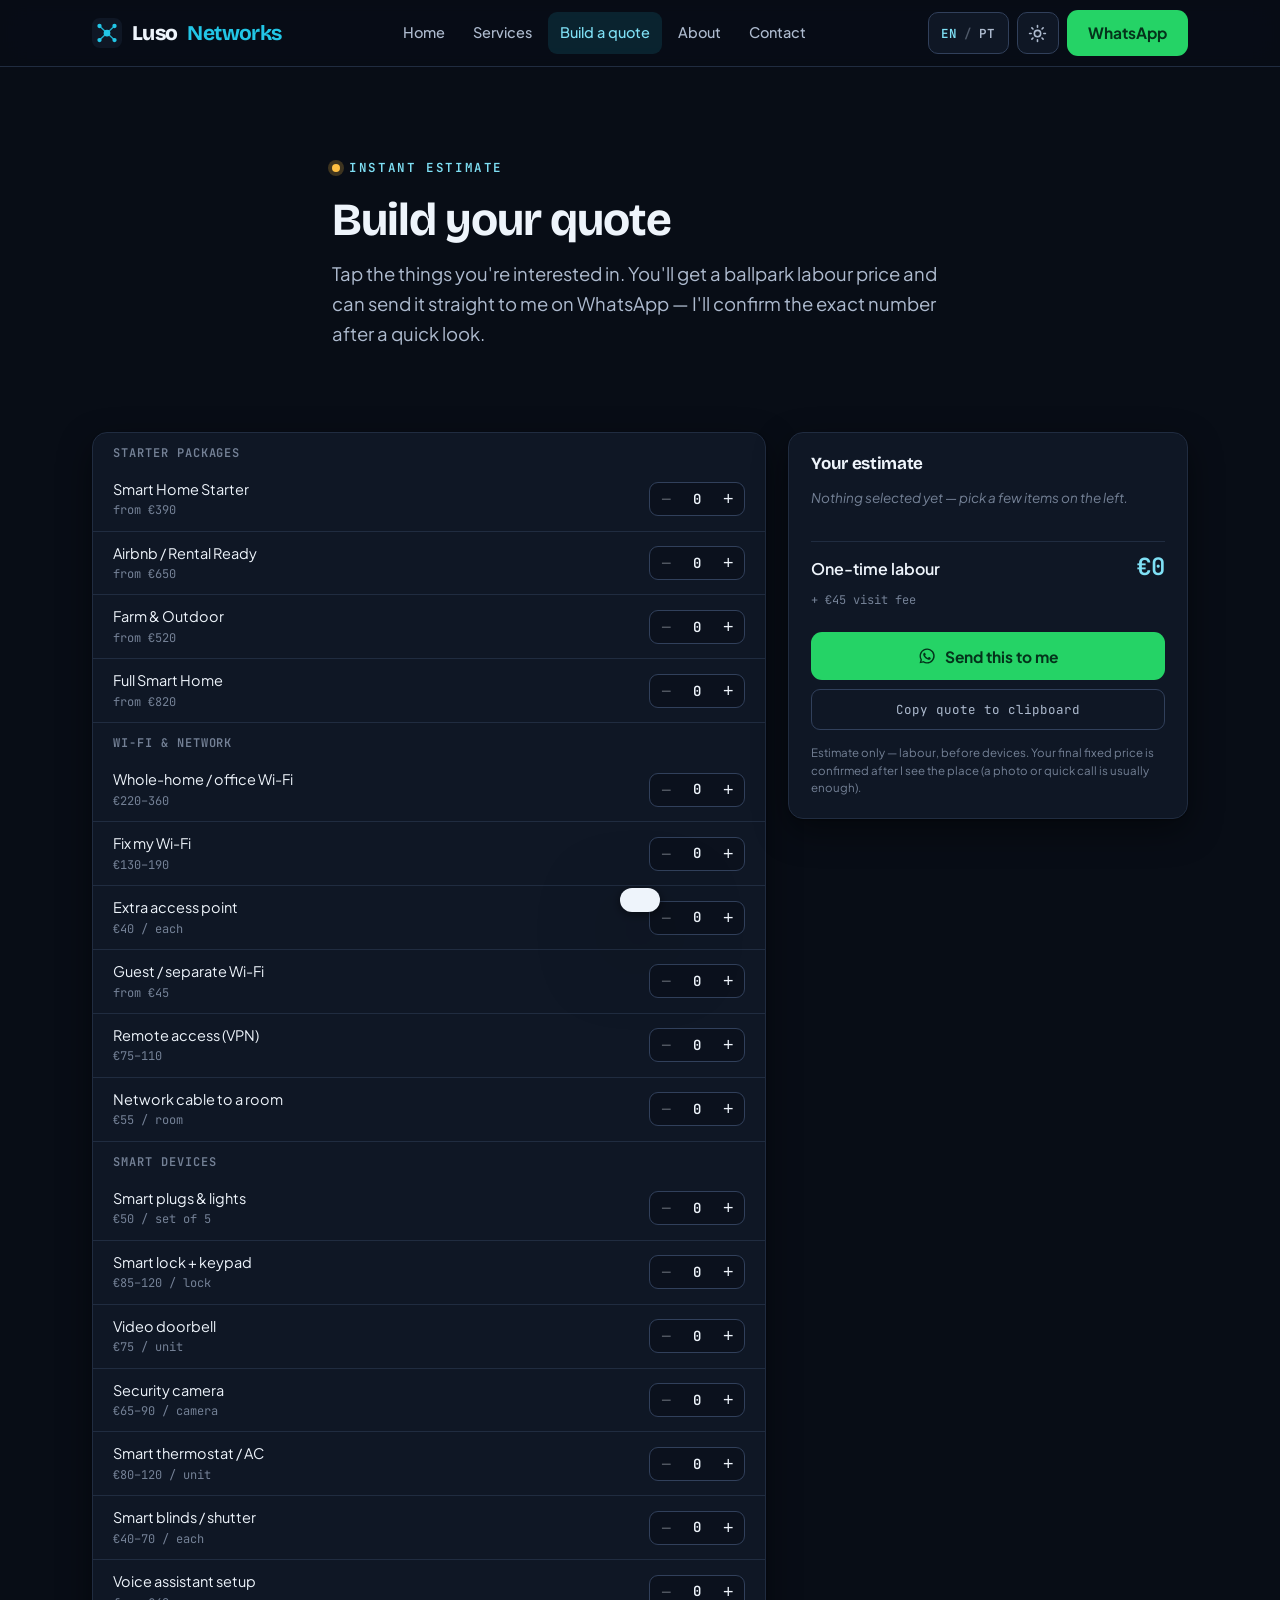
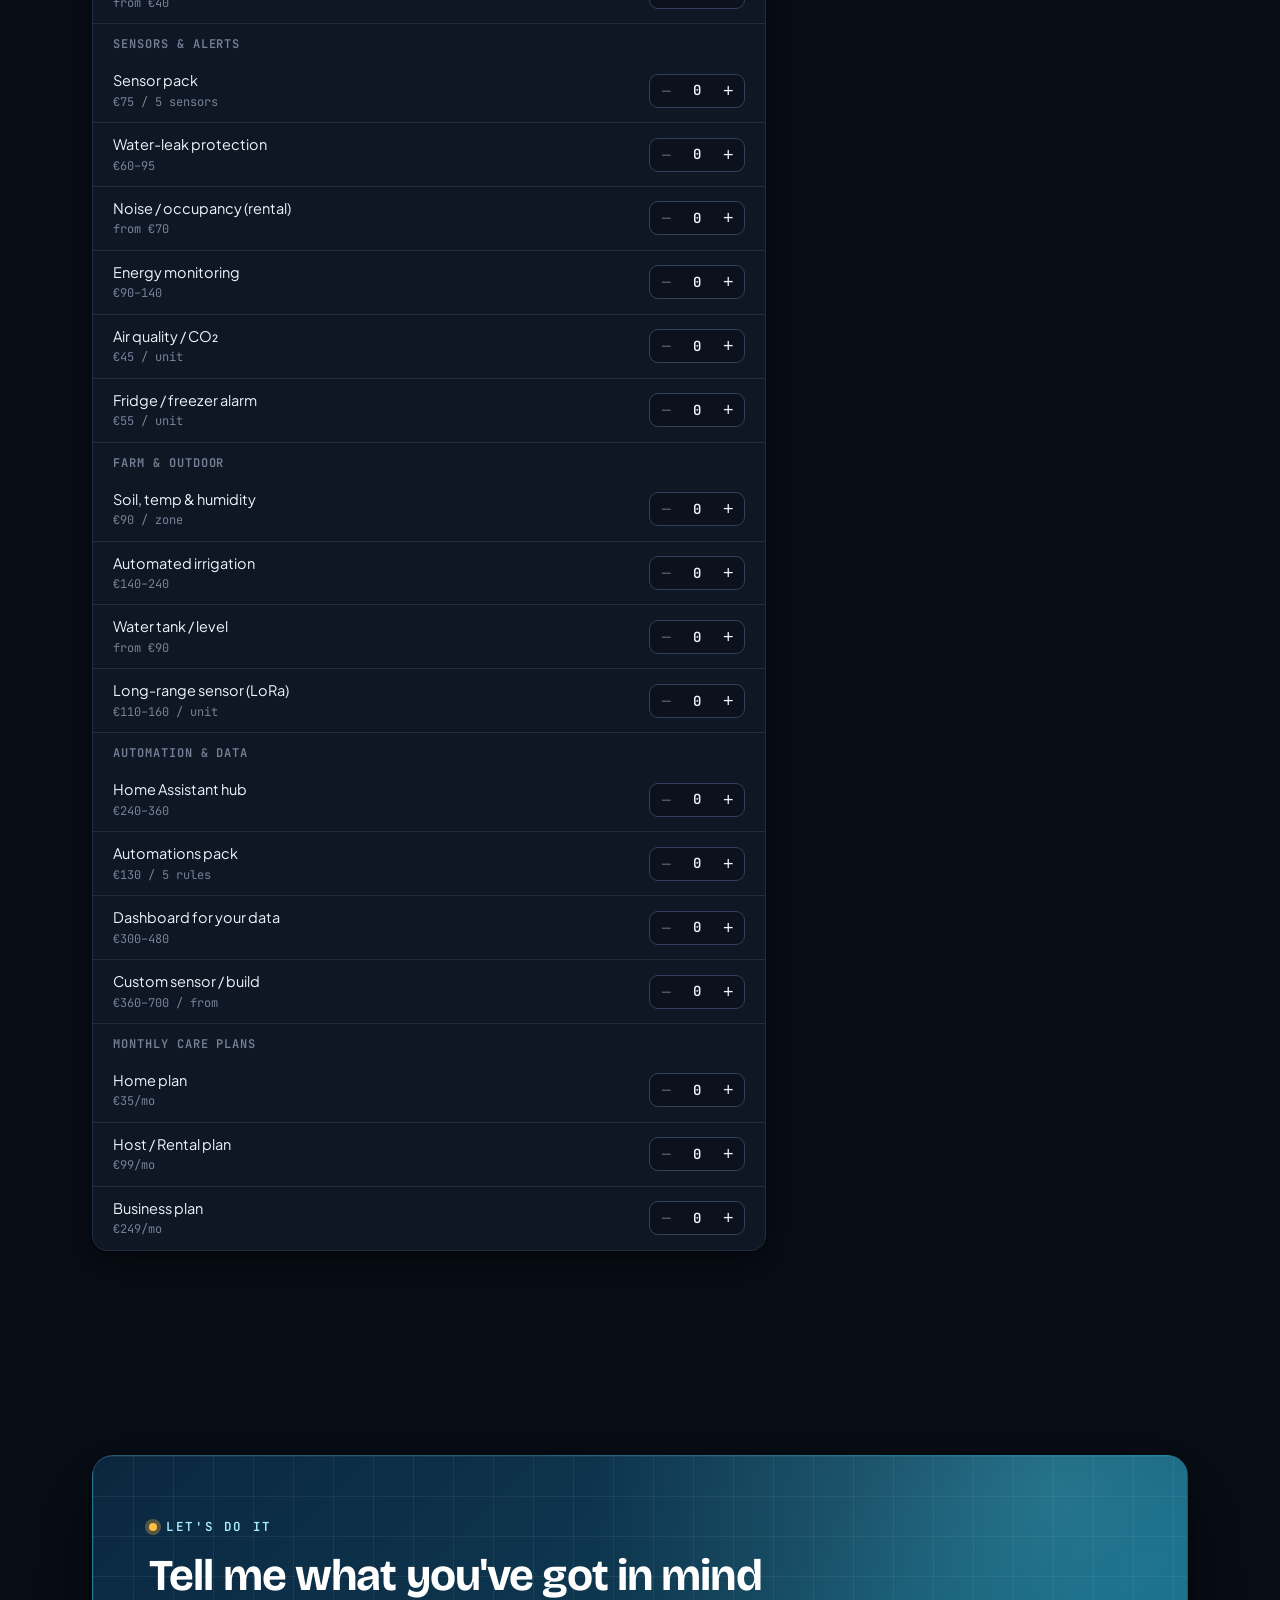
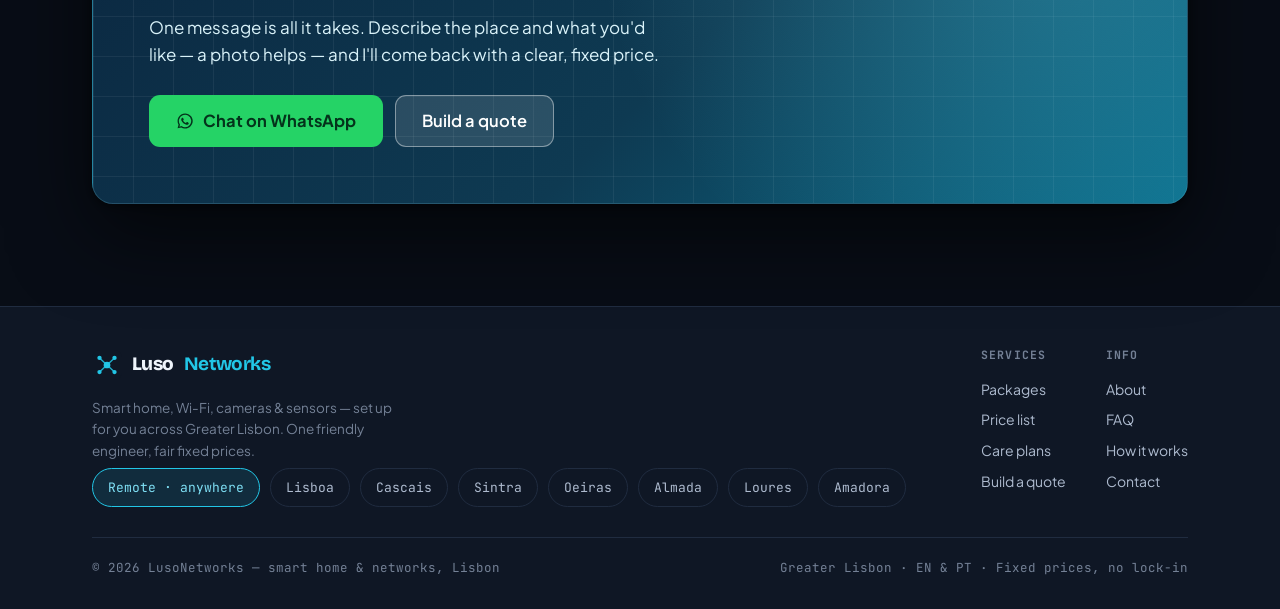
<file: docs/quote.html>
<!DOCTYPE html>
<!-- LusoNetworks multi-page site. EDIT WhatsApp number + email in assets/app.js (EDIT-ME). -->
<html lang="en">
<head>
<meta charset="UTF-8">
<meta name="viewport" content="width=device-width, initial-scale=1.0">
<title>Build a Quote — LusoNetworks Lisbon</title>
<meta name="description" content="Build an instant labour estimate for your smart-home, Wi-Fi or sensor job and send it straight to LusoNetworks on WhatsApp. Transparent fixed prices.">
<meta name="theme-color" content="#080d16">
<meta property="og:type" content="website">
<meta property="og:title" content="Build a Quote — LusoNetworks Lisbon">
<meta property="og:description" content="Build an instant labour estimate for your smart-home, Wi-Fi or sensor job and send it straight to LusoNetworks on WhatsApp. Transparent fixed prices.">
<meta property="og:url" content="https://USERNAME.github.io/quote.html">
<meta property="og:site_name" content="LusoNetworks">
<meta property="og:image" content="https://USERNAME.github.io/assets/og-image.png">
<meta property="og:locale" content="en">
<meta property="og:locale:alternate" content="pt_PT">
<meta name="twitter:card" content="summary_large_image">
<meta name="twitter:title" content="Build a Quote — LusoNetworks Lisbon">
<meta name="twitter:description" content="Build an instant labour estimate for your smart-home, Wi-Fi or sensor job and send it straight to LusoNetworks on WhatsApp. Transparent fixed prices.">
<meta name="twitter:image" content="https://USERNAME.github.io/assets/og-image.png">
<link rel="canonical" href="https://USERNAME.github.io/quote.html">
<link rel="icon" href="assets/favicon.svg" type="image/svg+xml">
<link rel="apple-touch-icon" href="assets/apple-touch-icon.png">
<link rel="manifest" href="assets/site.webmanifest">
<link rel="preconnect" href="https://fonts.googleapis.com">
<link rel="preconnect" href="https://fonts.gstatic.com" crossorigin>
<link href="https://fonts.googleapis.com/css2?family=Bricolage+Grotesque:opsz,wght@12..96,500;12..96,600;12..96,700;12..96,800&family=Plus+Jakarta+Sans:wght@400;500;600;700&family=JetBrains+Mono:wght@400;500;600&display=swap" rel="stylesheet">
<link rel="stylesheet" href="assets/style.css">
</head>
<body>
<a class="skip" href="#main" data-i18n="skip">Skip to content</a>
<header class="nav">
  <div class="wrap nav-in">
    <a class="brand" href="index.html" aria-label="LusoNetworks — home"><svg class="mark" viewBox="0 0 32 32" aria-hidden="true"><rect width="32" height="32" rx="8" fill="#0f1725"/><g stroke="#22c6e6" stroke-width="1.5" stroke-linecap="round" opacity="0.85"><line x1="16" y1="16" x2="8" y2="8.5"/><line x1="16" y1="16" x2="24" y2="8.5"/><line x1="16" y1="16" x2="8" y2="23.5"/><line x1="16" y1="16" x2="24" y2="23.5"/></g><g fill="#22c6e6"><circle cx="16" cy="16" r="3.6"/><circle cx="8" cy="8.5" r="2.3"/><circle cx="24" cy="8.5" r="2.3"/><circle cx="8" cy="23.5" r="2.3"/><circle cx="24" cy="23.5" r="2.3"/></g></svg>Luso<b>Networks</b></a>
    <nav class="nav-links" id="navlinks" aria-label="Primary"><a href="index.html" data-i18n="nav.home">nav.home</a><a href="services.html" data-i18n="nav.services">nav.services</a><a href="quote.html" data-i18n="nav.quote" class="active">nav.quote</a><a href="about.html" data-i18n="nav.about">nav.about</a><a href="contact.html" data-i18n="nav.contact">nav.contact</a></nav>
    <div class="nav-tools">
      <button class="icon-btn lang-btn" id="lang" aria-label="Language / Idioma"><span class="cur">EN</span><span class="sep">/</span><span class="oth">PT</span></button>
      <button class="icon-btn theme-btn" id="theme" aria-label="Toggle theme">
        <svg class="sun" viewBox="0 0 24 24" fill="none" stroke="currentColor" stroke-width="2" stroke-linecap="round"><circle cx="12" cy="12" r="4"/><path d="M12 2v2M12 20v2M2 12h2M20 12h2M4.9 4.9l1.4 1.4M17.7 17.7l1.4 1.4M4.9 19.1l1.4-1.4M17.7 6.3l1.4-1.4"/></svg>
        <svg class="moon" viewBox="0 0 24 24" fill="currentColor"><path d="M21 12.8A9 9 0 1 1 11.2 3a7 7 0 0 0 9.8 9.8z"/></svg>
      </button>
      <a class="btn btn-wa hide-sm" data-wa href="#" data-i18n="nav.wa">WhatsApp</a>
      <button class="nav-toggle" id="navtoggle" aria-label="Menu" aria-expanded="false" aria-controls="navlinks"><span></span></button>
    </div>
  </div>
</header>
<main id="main">

<section class="page-head"><div class="wrap section-head reveal">
  <span class="eyebrow" data-i18n="quote.eyebrow"></span><h2 data-i18n="quote.h2"></h2><p class="lede" data-i18n="quote.lede"></p>
</div></section>
<section id="quote" style="padding-top:clamp(20px,3vw,32px)"><div class="wrap">
  <div class="quote-wrap">
    <div class="quote-pick" id="quote-pick"></div>
    <aside class="quote-sum" aria-live="polite">
      <h3 data-i18n="quote.sum.h"></h3>
      <div class="sum-lines" id="sum-lines"></div>
      <div class="sum-div"></div>
      <div class="sum-total"><span class="l" data-i18n="quote.sum.total"></span><span class="r" id="sum-total">€0</span></div>
      <div class="sum-sub" id="sum-sub"></div>
      <div class="sum-monthly" id="sum-monthly"></div>
      <a class="btn btn-wa js-quote-wa" id="quote-wa" href="#"><svg viewBox="0 0 24 24" fill="currentColor" aria-hidden="true"><path d="M12 2a10 10 0 0 0-8.6 15l-1.3 4.8 4.9-1.3A10 10 0 1 0 12 2zm0 18.2a8.2 8.2 0 0 1-4.2-1.2l-.3-.2-2.9.8.8-2.8-.2-.3A8.2 8.2 0 1 1 12 20.2zm4.5-6.1c-.2-.1-1.4-.7-1.7-.8s-.4-.1-.5.1-.6.8-.8 1-.3.2-.5.1a6.7 6.7 0 0 1-2-1.2 7.5 7.5 0 0 1-1.4-1.7c-.1-.3 0-.4.1-.5l.4-.4.2-.4a.4.4 0 0 0 0-.4l-.8-1.9c-.2-.5-.4-.4-.5-.4h-.5a.9.9 0 0 0-.7.3 2.8 2.8 0 0 0-.9 2.1 4.9 4.9 0 0 0 1 2.6 11 11 0 0 0 4.3 3.8c2.5 1 2.5.7 3 .6a2.5 2.5 0 0 0 1.6-1.1 2 2 0 0 0 .1-1.1c0-.1-.2-.2-.5-.3z"/></svg><span data-i18n="quote.sum.send"></span></a>
      <button class="copy-btn" id="copy-btn" type="button" data-i18n="quote.sum.copy"></button>
      <p class="quote-fine" data-i18n="quote.fine"></p>
    </aside>
  </div>
</div></section>
<section><div class="wrap"><div class="cta-band reveal">
      <span class="eyebrow" data-i18n="home.cta2.eyebrow"></span>
      <h2 data-i18n="home.cta2.h2"></h2>
      <p data-i18n="home.cta2.p"></p>
      <div class="row">
        <a class="btn btn-wa btn-lg" data-wa href="#"><svg viewBox="0 0 24 24" fill="currentColor" aria-hidden="true"><path d="M12 2a10 10 0 0 0-8.6 15l-1.3 4.8 4.9-1.3A10 10 0 1 0 12 2zm0 18.2a8.2 8.2 0 0 1-4.2-1.2l-.3-.2-2.9.8.8-2.8-.2-.3A8.2 8.2 0 1 1 12 20.2zm4.5-6.1c-.2-.1-1.4-.7-1.7-.8s-.4-.1-.5.1-.6.8-.8 1-.3.2-.5.1a6.7 6.7 0 0 1-2-1.2 7.5 7.5 0 0 1-1.4-1.7c-.1-.3 0-.4.1-.5l.4-.4.2-.4a.4.4 0 0 0 0-.4l-.8-1.9c-.2-.5-.4-.4-.5-.4h-.5a.9.9 0 0 0-.7.3 2.8 2.8 0 0 0-.9 2.1 4.9 4.9 0 0 0 1 2.6 11 11 0 0 0 4.3 3.8c2.5 1 2.5.7 3 .6a2.5 2.5 0 0 0 1.6-1.1 2 2 0 0 0 .1-1.1c0-.1-.2-.2-.5-.3z"/></svg><span data-i18n="home.cta2.wa"></span></a>
        <a class="btn btn-ghost btn-lg" href="quote.html" data-i18n="home.cta2.quote"></a>
      </div>
    </div></div></section>

</main>
<footer>
  <div class="wrap">
    <div class="foot">
      <div>
        <a class="brand" href="index.html" aria-label="LusoNetworks — home"><svg class="mark" viewBox="0 0 32 32" aria-hidden="true"><rect width="32" height="32" rx="8" fill="#0f1725"/><g stroke="#22c6e6" stroke-width="1.5" stroke-linecap="round" opacity="0.85"><line x1="16" y1="16" x2="8" y2="8.5"/><line x1="16" y1="16" x2="24" y2="8.5"/><line x1="16" y1="16" x2="8" y2="23.5"/><line x1="16" y1="16" x2="24" y2="23.5"/></g><g fill="#22c6e6"><circle cx="16" cy="16" r="3.6"/><circle cx="8" cy="8.5" r="2.3"/><circle cx="24" cy="8.5" r="2.3"/><circle cx="8" cy="23.5" r="2.3"/><circle cx="24" cy="23.5" r="2.3"/></g></svg>Luso<b>Networks</b></a>
        <p class="tag" data-i18n="foot.tag"></p>
        <div class="cov">
          <span class="rem" data-i18n="foot.remote"></span>
          <span>Lisboa</span><span>Cascais</span><span>Sintra</span><span>Oeiras</span><span>Almada</span><span>Loures</span><span>Amadora</span>
        </div>
      </div>
      <div class="foot-links">
        <div class="foot-col">
          <h4 data-i18n="foot.services"></h4>
          <a href="services.html" data-i18n="foot.packages"></a>
          <a href="services.html#pricing" data-i18n="foot.pricelist"></a>
          <a href="services.html#support" data-i18n="foot.plans"></a>
          <a href="quote.html" data-i18n="foot.quote"></a>
        </div>
        <div class="foot-col">
          <h4 data-i18n="foot.info"></h4>
          <a href="about.html" data-i18n="foot.about"></a>
          <a href="about.html#faq" data-i18n="foot.faq"></a>
          <a href="services.html#process" data-i18n="foot.process"></a>
          <a href="contact.html" data-i18n="foot.contact"></a>
        </div>
      </div>
    </div>
    <div class="foot-bot">
      <span>© <span class="year"></span> <span data-i18n="foot.rights"></span></span>
      <span data-i18n="foot.line"></span>
    </div>
  </div>
</footer>
<a class="wa-float" data-wa href="#" aria-label="WhatsApp"><svg viewBox="0 0 24 24" fill="#04331b" aria-hidden="true"><path d="M12 2a10 10 0 0 0-8.6 15l-1.3 4.8 4.9-1.3A10 10 0 1 0 12 2zm0 18.2a8.2 8.2 0 0 1-4.2-1.2l-.3-.2-2.9.8.8-2.8-.2-.3A8.2 8.2 0 1 1 12 20.2zm4.5-6.1c-.2-.1-1.4-.7-1.7-.8s-.4-.1-.5.1-.6.8-.8 1-.3.2-.5.1a6.7 6.7 0 0 1-2-1.2 7.5 7.5 0 0 1-1.4-1.7c-.1-.3 0-.4.1-.5l.4-.4.2-.4a.4.4 0 0 0 0-.4l-.8-1.9c-.2-.5-.4-.4-.5-.4h-.5a.9.9 0 0 0-.7.3 2.8 2.8 0 0 0-.9 2.1 4.9 4.9 0 0 0 1 2.6 11 11 0 0 0 4.3 3.8c2.5 1 2.5.7 3 .6a2.5 2.5 0 0 0 1.6-1.1 2 2 0 0 0 .1-1.1c0-.1-.2-.2-.5-.3z"/></svg></a>
<div class="toast" id="toast"></div>
<script src="assets/app.js"></script>
</body>
</html>
</file>
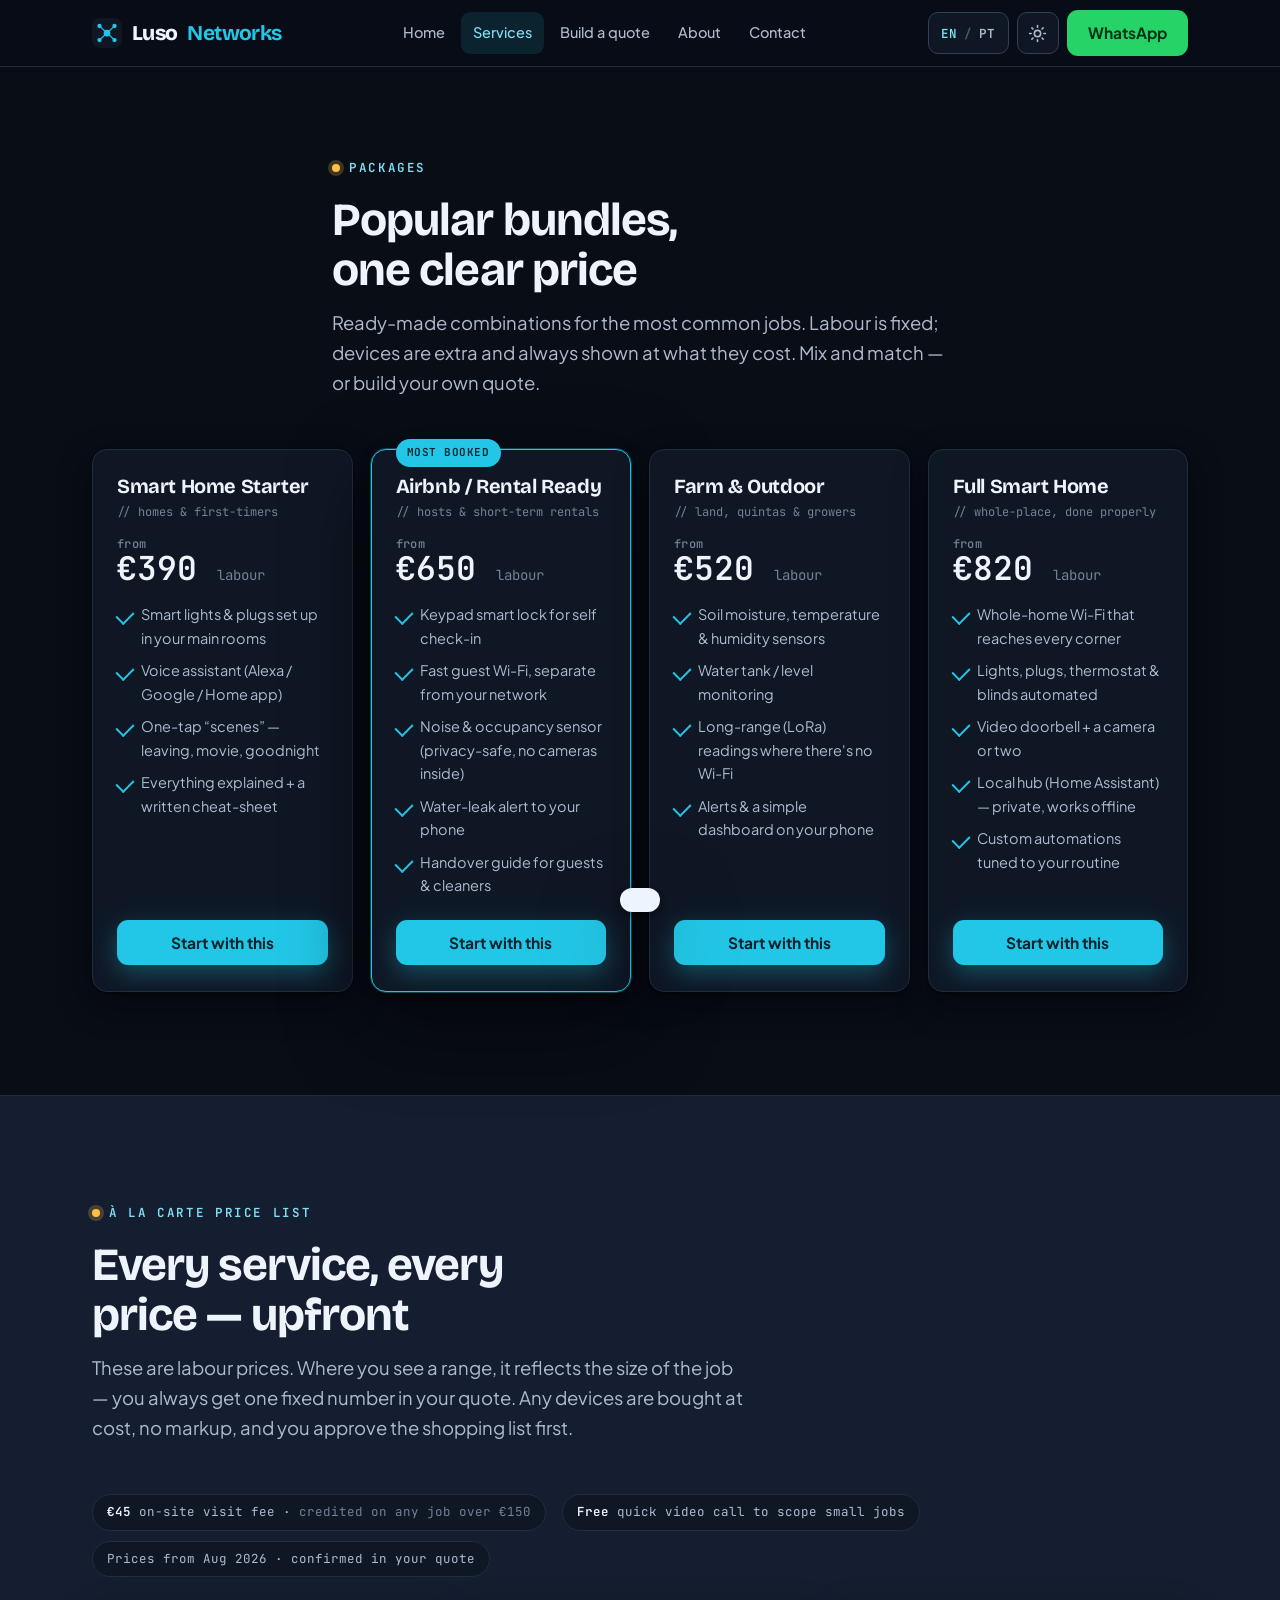
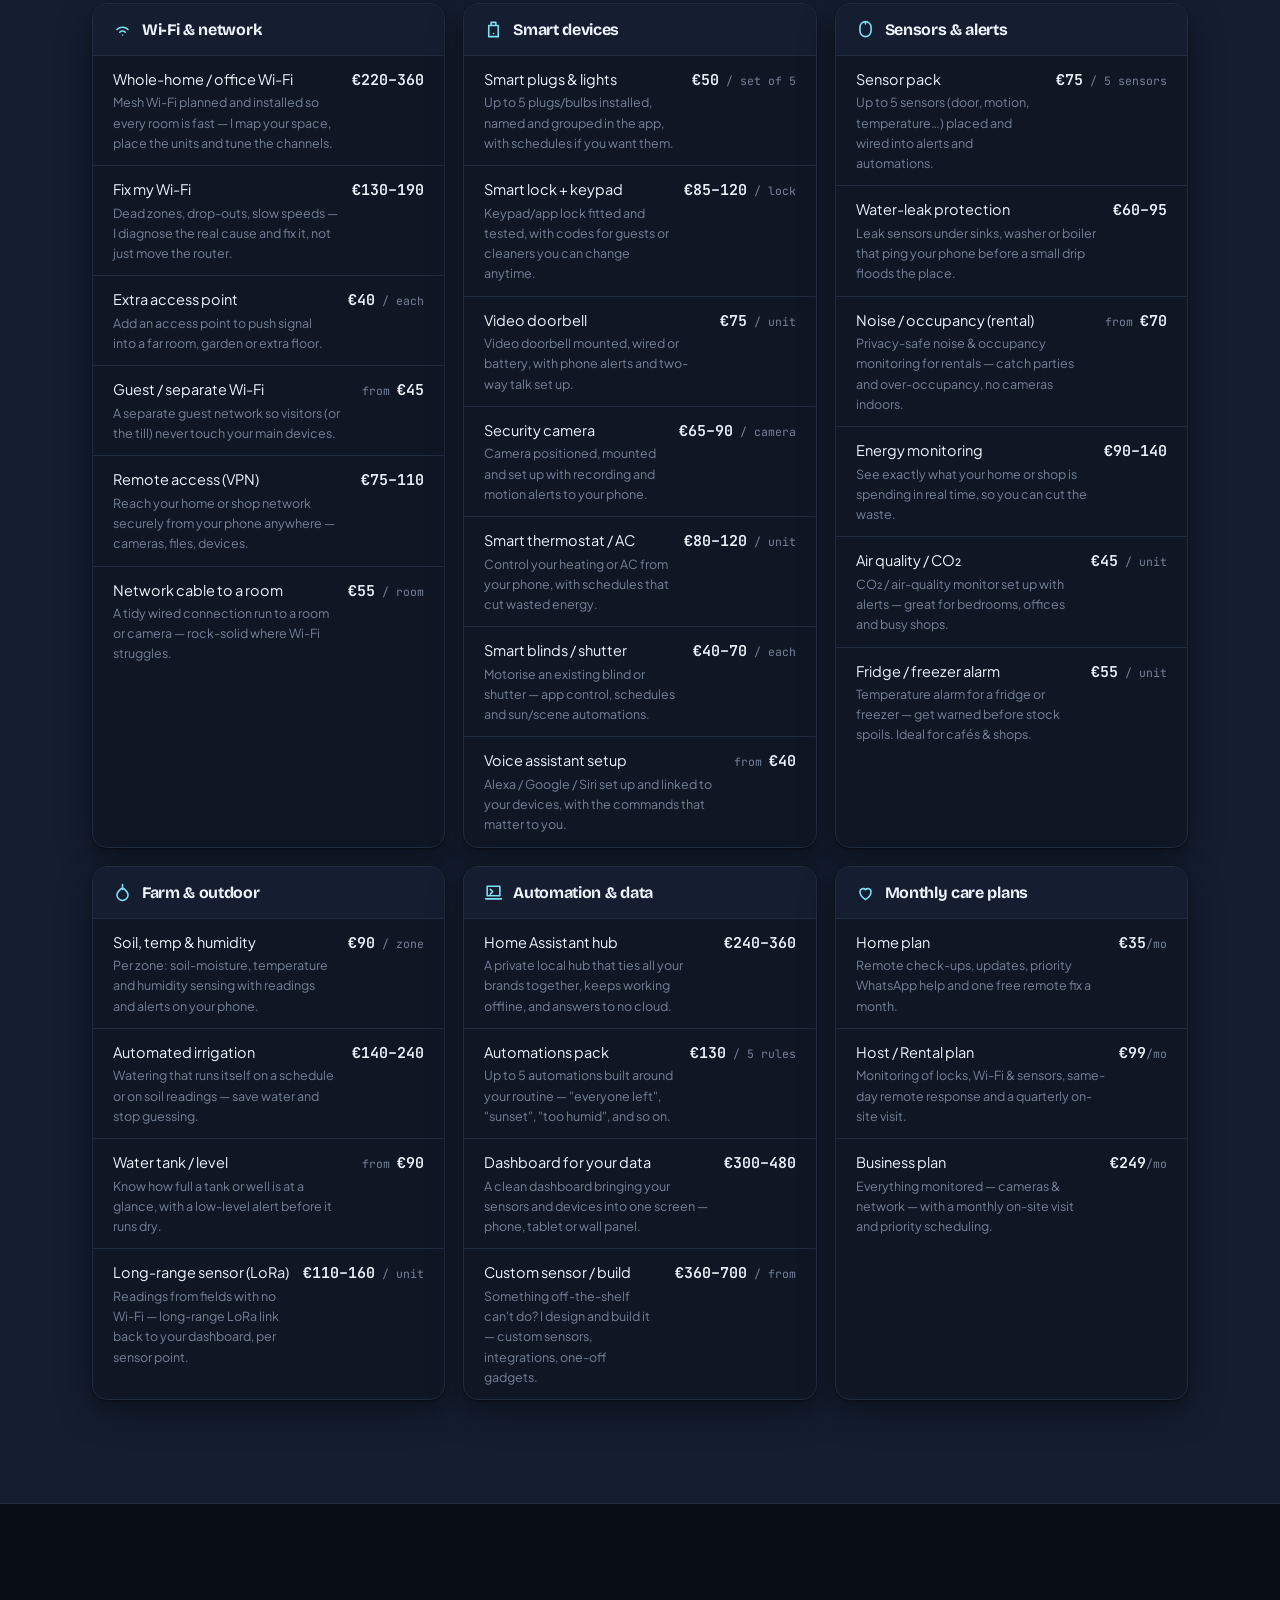
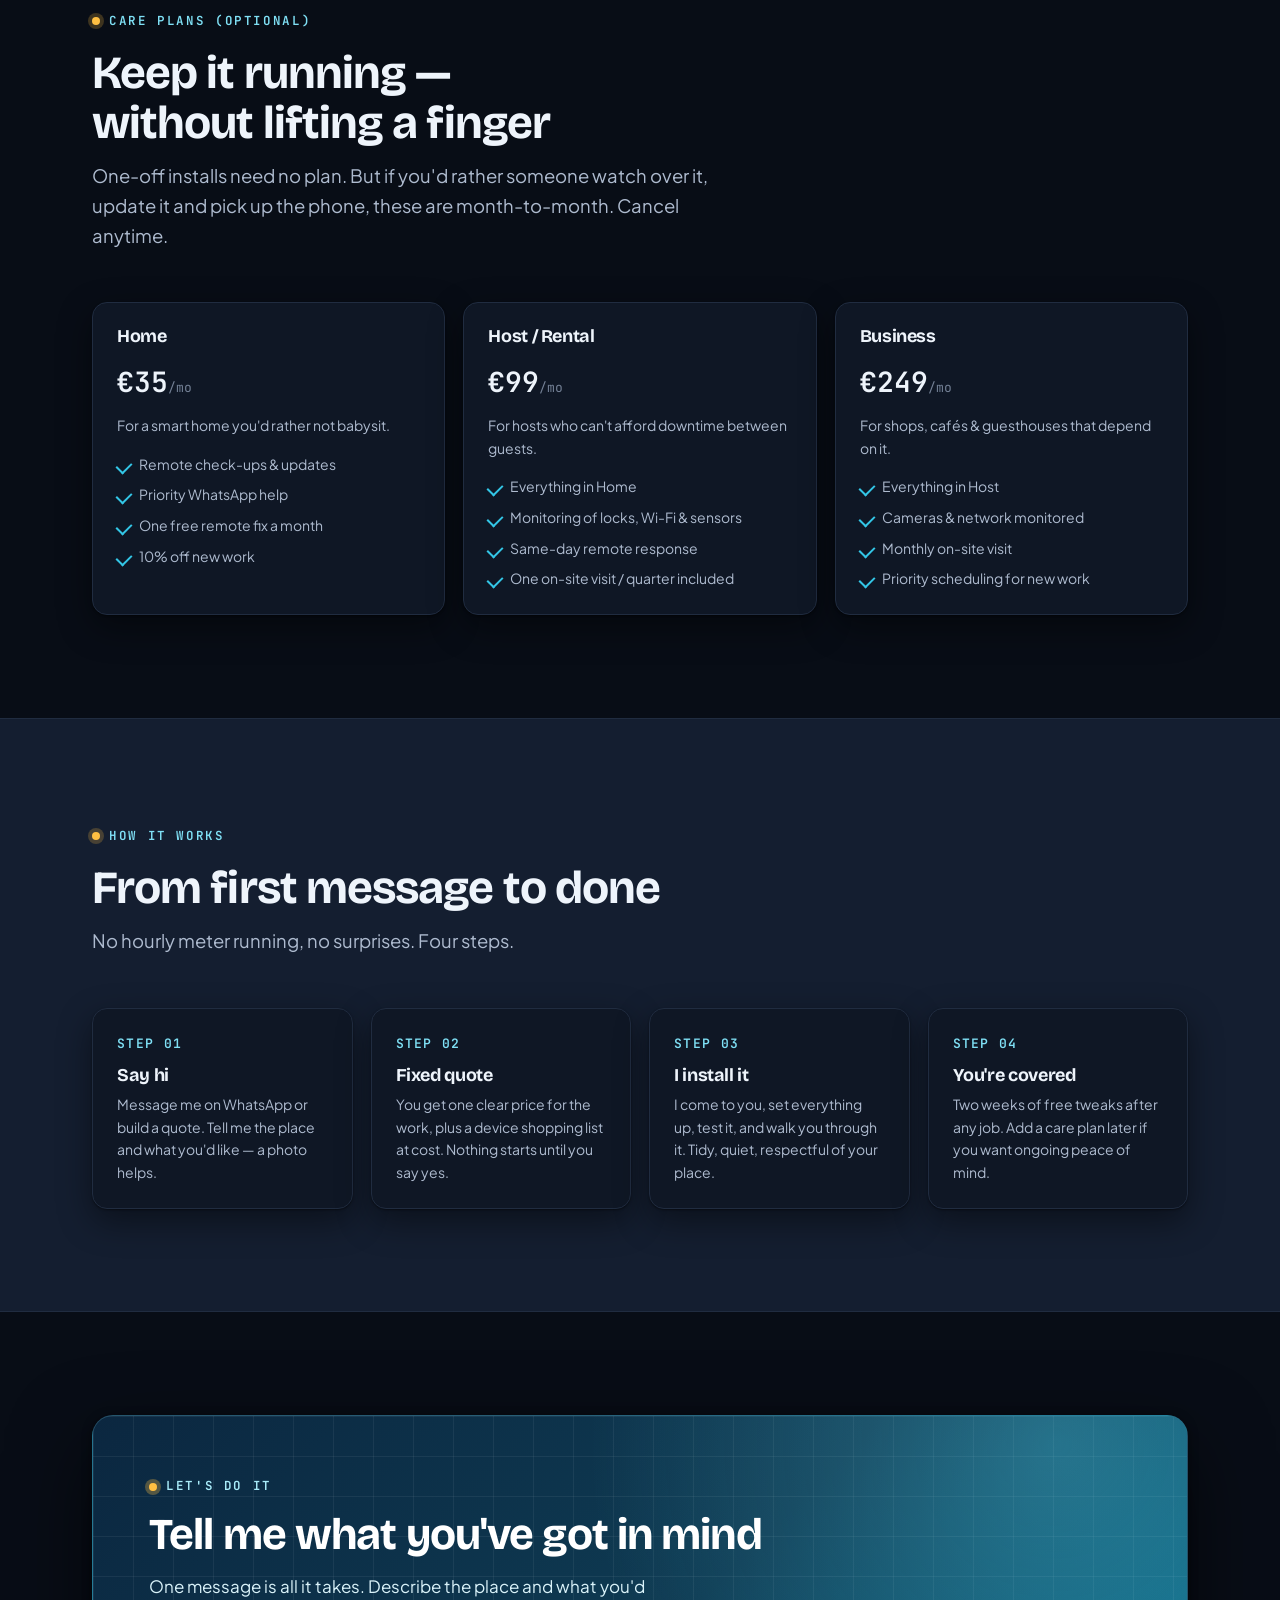
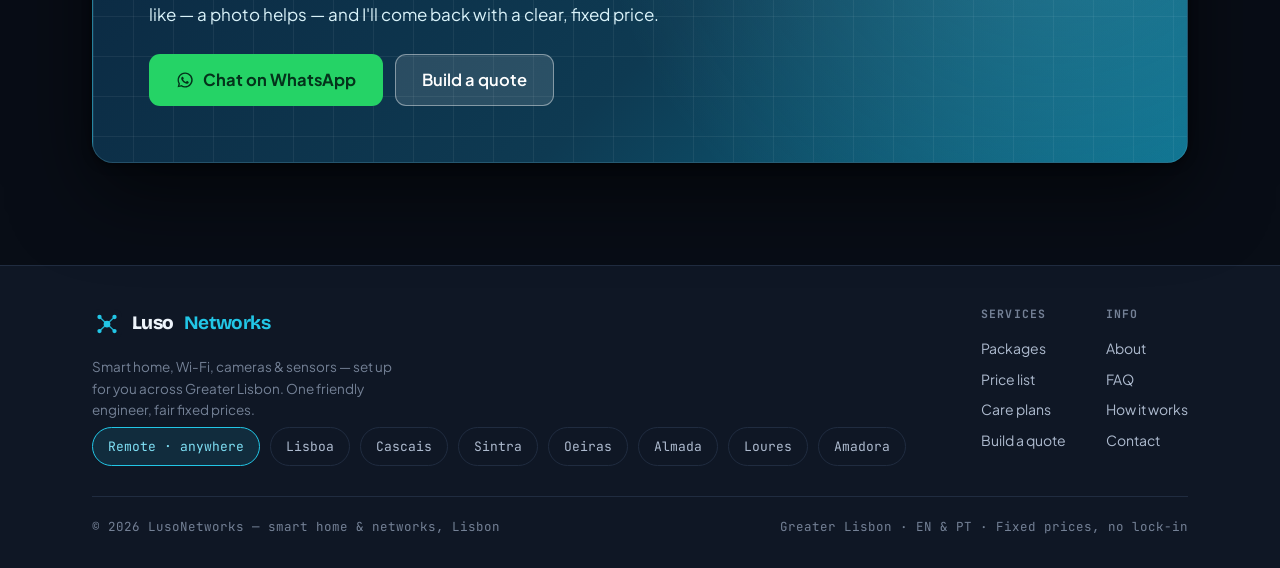
<file: docs/services.html>
<!DOCTYPE html>
<!-- LusoNetworks multi-page site. EDIT WhatsApp number + email in assets/app.js (EDIT-ME). -->
<html lang="en">
<head>
<meta charset="UTF-8">
<meta name="viewport" content="width=device-width, initial-scale=1.0">
<title>Services & Prices — LusoNetworks Lisbon</title>
<meta name="description" content="Packages, a full à-la-carte price list and monthly care plans for smart-home, Wi-Fi and sensor installs across Greater Lisbon. Fixed labour prices, hardware at cost.">
<meta name="theme-color" content="#080d16">
<meta property="og:type" content="website">
<meta property="og:title" content="Services & Prices — LusoNetworks Lisbon">
<meta property="og:description" content="Packages, a full à-la-carte price list and monthly care plans for smart-home, Wi-Fi and sensor installs across Greater Lisbon. Fixed labour prices, hardware at cost.">
<meta property="og:url" content="https://USERNAME.github.io/services.html">
<meta property="og:site_name" content="LusoNetworks">
<meta property="og:image" content="https://USERNAME.github.io/assets/og-image.png">
<meta property="og:locale" content="en">
<meta property="og:locale:alternate" content="pt_PT">
<meta name="twitter:card" content="summary_large_image">
<meta name="twitter:title" content="Services & Prices — LusoNetworks Lisbon">
<meta name="twitter:description" content="Packages, a full à-la-carte price list and monthly care plans for smart-home, Wi-Fi and sensor installs across Greater Lisbon. Fixed labour prices, hardware at cost.">
<meta name="twitter:image" content="https://USERNAME.github.io/assets/og-image.png">
<link rel="canonical" href="https://USERNAME.github.io/services.html">
<link rel="icon" href="assets/favicon.svg" type="image/svg+xml">
<link rel="apple-touch-icon" href="assets/apple-touch-icon.png">
<link rel="manifest" href="assets/site.webmanifest">
<link rel="preconnect" href="https://fonts.googleapis.com">
<link rel="preconnect" href="https://fonts.gstatic.com" crossorigin>
<link href="https://fonts.googleapis.com/css2?family=Bricolage+Grotesque:opsz,wght@12..96,500;12..96,600;12..96,700;12..96,800&family=Plus+Jakarta+Sans:wght@400;500;600;700&family=JetBrains+Mono:wght@400;500;600&display=swap" rel="stylesheet">
<link rel="stylesheet" href="assets/style.css">
</head>
<body>
<a class="skip" href="#main" data-i18n="skip">Skip to content</a>
<header class="nav">
  <div class="wrap nav-in">
    <a class="brand" href="index.html" aria-label="LusoNetworks — home"><svg class="mark" viewBox="0 0 32 32" aria-hidden="true"><rect width="32" height="32" rx="8" fill="#0f1725"/><g stroke="#22c6e6" stroke-width="1.5" stroke-linecap="round" opacity="0.85"><line x1="16" y1="16" x2="8" y2="8.5"/><line x1="16" y1="16" x2="24" y2="8.5"/><line x1="16" y1="16" x2="8" y2="23.5"/><line x1="16" y1="16" x2="24" y2="23.5"/></g><g fill="#22c6e6"><circle cx="16" cy="16" r="3.6"/><circle cx="8" cy="8.5" r="2.3"/><circle cx="24" cy="8.5" r="2.3"/><circle cx="8" cy="23.5" r="2.3"/><circle cx="24" cy="23.5" r="2.3"/></g></svg>Luso<b>Networks</b></a>
    <nav class="nav-links" id="navlinks" aria-label="Primary"><a href="index.html" data-i18n="nav.home">nav.home</a><a href="services.html" data-i18n="nav.services" class="active">nav.services</a><a href="quote.html" data-i18n="nav.quote">nav.quote</a><a href="about.html" data-i18n="nav.about">nav.about</a><a href="contact.html" data-i18n="nav.contact">nav.contact</a></nav>
    <div class="nav-tools">
      <button class="icon-btn lang-btn" id="lang" aria-label="Language / Idioma"><span class="cur">EN</span><span class="sep">/</span><span class="oth">PT</span></button>
      <button class="icon-btn theme-btn" id="theme" aria-label="Toggle theme">
        <svg class="sun" viewBox="0 0 24 24" fill="none" stroke="currentColor" stroke-width="2" stroke-linecap="round"><circle cx="12" cy="12" r="4"/><path d="M12 2v2M12 20v2M2 12h2M20 12h2M4.9 4.9l1.4 1.4M17.7 17.7l1.4 1.4M4.9 19.1l1.4-1.4M17.7 6.3l1.4-1.4"/></svg>
        <svg class="moon" viewBox="0 0 24 24" fill="currentColor"><path d="M21 12.8A9 9 0 1 1 11.2 3a7 7 0 0 0 9.8 9.8z"/></svg>
      </button>
      <a class="btn btn-wa hide-sm" data-wa href="#" data-i18n="nav.wa">WhatsApp</a>
      <button class="nav-toggle" id="navtoggle" aria-label="Menu" aria-expanded="false" aria-controls="navlinks"><span></span></button>
    </div>
  </div>
</header>
<main id="main">

<section class="page-head"><div class="wrap section-head reveal">
  <span class="eyebrow" data-i18n="svc.eyebrow"></span><h2 data-i18n="svc.h2"></h2><p class="lede" data-i18n="svc.lede"></p>
</div></section>

<section style="padding-top:0"><div class="wrap"><div class="pkg-grid"><div class="pkg reveal">
          <h3 data-i18n="pkg.home.title">Home</h3>
          <span class="for" data-i18n="pkg.home.for"></span>
          <div class="price"><span class="from" data-i18n="svc.from"></span>€390 <small data-i18n="svc.labour"></small></div>
          <ul><li data-i18n="pkg.home.l1"></li><li data-i18n="pkg.home.l2"></li><li data-i18n="pkg.home.l3"></li><li data-i18n="pkg.home.l4"></li></ul>
          <a class="btn btn-brand" href="quote.html?add=pkg-home" data-i18n="svc.startwith"></a>
        </div><div class="pkg feat reveal"><span class="tag" data-i18n="svc.mostbooked"></span>
          <h3 data-i18n="pkg.rental.title">Rental</h3>
          <span class="for" data-i18n="pkg.rental.for"></span>
          <div class="price"><span class="from" data-i18n="svc.from"></span>€650 <small data-i18n="svc.labour"></small></div>
          <ul><li data-i18n="pkg.rental.l1"></li><li data-i18n="pkg.rental.l2"></li><li data-i18n="pkg.rental.l3"></li><li data-i18n="pkg.rental.l4"></li><li data-i18n="pkg.rental.l5"></li></ul>
          <a class="btn btn-brand" href="quote.html?add=pkg-rental" data-i18n="svc.startwith"></a>
        </div><div class="pkg reveal">
          <h3 data-i18n="pkg.farm.title">Farm</h3>
          <span class="for" data-i18n="pkg.farm.for"></span>
          <div class="price"><span class="from" data-i18n="svc.from"></span>€520 <small data-i18n="svc.labour"></small></div>
          <ul><li data-i18n="pkg.farm.l1"></li><li data-i18n="pkg.farm.l2"></li><li data-i18n="pkg.farm.l3"></li><li data-i18n="pkg.farm.l4"></li></ul>
          <a class="btn btn-brand" href="quote.html?add=pkg-farm" data-i18n="svc.startwith"></a>
        </div><div class="pkg reveal">
          <h3 data-i18n="pkg.full.title">Full</h3>
          <span class="for" data-i18n="pkg.full.for"></span>
          <div class="price"><span class="from" data-i18n="svc.from"></span>€820 <small data-i18n="svc.labour"></small></div>
          <ul><li data-i18n="pkg.full.l1"></li><li data-i18n="pkg.full.l2"></li><li data-i18n="pkg.full.l3"></li><li data-i18n="pkg.full.l4"></li><li data-i18n="pkg.full.l5"></li></ul>
          <a class="btn btn-brand" href="quote.html?add=pkg-full" data-i18n="svc.startwith"></a>
        </div></div></div></section>

<section class="band" id="pricing"><div class="wrap">
  <div class="section-head reveal"><span class="eyebrow" data-i18n="svc.pl.eyebrow"></span><h2 data-i18n="svc.pl.h2"></h2><p class="lede" data-i18n="svc.pl.lede"></p></div>
  <div class="price-note reveal">
    <span class="chip"><b>€45</b> <span data-i18n="svc.chip1a"></span> · <span style="color:var(--muted)" data-i18n="svc.chip1b"></span></span>
    <span class="chip"><b data-i18n="svc.chip2a"></b> <span data-i18n="svc.chip2b"></span></span>
    <span class="chip" data-i18n="svc.chip3"></span>
  </div>
  <div class="price-cats" id="price-cats"></div>
</div></section>

<section id="support"><div class="wrap">
  <div class="section-head reveal"><span class="eyebrow" data-i18n="svc.plan.eyebrow"></span><h2 data-i18n="svc.plan.h2"></h2><p class="lede" data-i18n="svc.plan.lede"></p></div>
  <div class="plan-grid">
    <div class="plan reveal"><h3 data-i18n="plan.home.title">Home</h3><div class="price">€35<small data-i18n="svc.plan.mo"></small></div><p data-i18n="plan.home.p"></p><ul><li data-i18n="plan.home.l1"></li><li data-i18n="plan.home.l2"></li><li data-i18n="plan.home.l3"></li><li data-i18n="plan.home.l4"></li></ul></div>
    <div class="plan reveal"><h3 data-i18n="plan.host.title">Host / Rental</h3><div class="price">€99<small data-i18n="svc.plan.mo"></small></div><p data-i18n="plan.host.p"></p><ul><li data-i18n="plan.host.l1"></li><li data-i18n="plan.host.l2"></li><li data-i18n="plan.host.l3"></li><li data-i18n="plan.host.l4"></li></ul></div>
    <div class="plan reveal"><h3 data-i18n="plan.biz.title">Business</h3><div class="price">€249<small data-i18n="svc.plan.mo"></small></div><p data-i18n="plan.biz.p"></p><ul><li data-i18n="plan.biz.l1"></li><li data-i18n="plan.biz.l2"></li><li data-i18n="plan.biz.l3"></li><li data-i18n="plan.biz.l4"></li></ul></div>
  </div>
</div></section>

<section class="band" id="process"><div class="wrap">
  <div class="section-head reveal"><span class="eyebrow" data-i18n="svc.proc.eyebrow"></span><h2 data-i18n="svc.proc.h2"></h2><p class="lede" data-i18n="svc.proc.lede"></p></div>
  <ol class="steps" style="list-style:none;margin:0;padding:0">
    <li class="step reveal"><div class="n">STEP 01</div><h3 data-i18n="proc.1.t"></h3><p data-i18n="proc.1.d"></p></li>
    <li class="step reveal"><div class="n">STEP 02</div><h3 data-i18n="proc.2.t"></h3><p data-i18n="proc.2.d"></p></li>
    <li class="step reveal"><div class="n">STEP 03</div><h3 data-i18n="proc.3.t"></h3><p data-i18n="proc.3.d"></p></li>
    <li class="step reveal"><div class="n">STEP 04</div><h3 data-i18n="proc.4.t"></h3><p data-i18n="proc.4.d"></p></li>
  </ol>
</div></section>

<section><div class="wrap"><div class="cta-band reveal">
      <span class="eyebrow" data-i18n="home.cta2.eyebrow"></span>
      <h2 data-i18n="home.cta2.h2"></h2>
      <p data-i18n="home.cta2.p"></p>
      <div class="row">
        <a class="btn btn-wa btn-lg" data-wa href="#"><svg viewBox="0 0 24 24" fill="currentColor" aria-hidden="true"><path d="M12 2a10 10 0 0 0-8.6 15l-1.3 4.8 4.9-1.3A10 10 0 1 0 12 2zm0 18.2a8.2 8.2 0 0 1-4.2-1.2l-.3-.2-2.9.8.8-2.8-.2-.3A8.2 8.2 0 1 1 12 20.2zm4.5-6.1c-.2-.1-1.4-.7-1.7-.8s-.4-.1-.5.1-.6.8-.8 1-.3.2-.5.1a6.7 6.7 0 0 1-2-1.2 7.5 7.5 0 0 1-1.4-1.7c-.1-.3 0-.4.1-.5l.4-.4.2-.4a.4.4 0 0 0 0-.4l-.8-1.9c-.2-.5-.4-.4-.5-.4h-.5a.9.9 0 0 0-.7.3 2.8 2.8 0 0 0-.9 2.1 4.9 4.9 0 0 0 1 2.6 11 11 0 0 0 4.3 3.8c2.5 1 2.5.7 3 .6a2.5 2.5 0 0 0 1.6-1.1 2 2 0 0 0 .1-1.1c0-.1-.2-.2-.5-.3z"/></svg><span data-i18n="home.cta2.wa"></span></a>
        <a class="btn btn-ghost btn-lg" href="quote.html" data-i18n="home.cta2.quote"></a>
      </div>
    </div></div></section>

</main>
<footer>
  <div class="wrap">
    <div class="foot">
      <div>
        <a class="brand" href="index.html" aria-label="LusoNetworks — home"><svg class="mark" viewBox="0 0 32 32" aria-hidden="true"><rect width="32" height="32" rx="8" fill="#0f1725"/><g stroke="#22c6e6" stroke-width="1.5" stroke-linecap="round" opacity="0.85"><line x1="16" y1="16" x2="8" y2="8.5"/><line x1="16" y1="16" x2="24" y2="8.5"/><line x1="16" y1="16" x2="8" y2="23.5"/><line x1="16" y1="16" x2="24" y2="23.5"/></g><g fill="#22c6e6"><circle cx="16" cy="16" r="3.6"/><circle cx="8" cy="8.5" r="2.3"/><circle cx="24" cy="8.5" r="2.3"/><circle cx="8" cy="23.5" r="2.3"/><circle cx="24" cy="23.5" r="2.3"/></g></svg>Luso<b>Networks</b></a>
        <p class="tag" data-i18n="foot.tag"></p>
        <div class="cov">
          <span class="rem" data-i18n="foot.remote"></span>
          <span>Lisboa</span><span>Cascais</span><span>Sintra</span><span>Oeiras</span><span>Almada</span><span>Loures</span><span>Amadora</span>
        </div>
      </div>
      <div class="foot-links">
        <div class="foot-col">
          <h4 data-i18n="foot.services"></h4>
          <a href="services.html" data-i18n="foot.packages"></a>
          <a href="services.html#pricing" data-i18n="foot.pricelist"></a>
          <a href="services.html#support" data-i18n="foot.plans"></a>
          <a href="quote.html" data-i18n="foot.quote"></a>
        </div>
        <div class="foot-col">
          <h4 data-i18n="foot.info"></h4>
          <a href="about.html" data-i18n="foot.about"></a>
          <a href="about.html#faq" data-i18n="foot.faq"></a>
          <a href="services.html#process" data-i18n="foot.process"></a>
          <a href="contact.html" data-i18n="foot.contact"></a>
        </div>
      </div>
    </div>
    <div class="foot-bot">
      <span>© <span class="year"></span> <span data-i18n="foot.rights"></span></span>
      <span data-i18n="foot.line"></span>
    </div>
  </div>
</footer>
<a class="wa-float" data-wa href="#" aria-label="WhatsApp"><svg viewBox="0 0 24 24" fill="#04331b" aria-hidden="true"><path d="M12 2a10 10 0 0 0-8.6 15l-1.3 4.8 4.9-1.3A10 10 0 1 0 12 2zm0 18.2a8.2 8.2 0 0 1-4.2-1.2l-.3-.2-2.9.8.8-2.8-.2-.3A8.2 8.2 0 1 1 12 20.2zm4.5-6.1c-.2-.1-1.4-.7-1.7-.8s-.4-.1-.5.1-.6.8-.8 1-.3.2-.5.1a6.7 6.7 0 0 1-2-1.2 7.5 7.5 0 0 1-1.4-1.7c-.1-.3 0-.4.1-.5l.4-.4.2-.4a.4.4 0 0 0 0-.4l-.8-1.9c-.2-.5-.4-.4-.5-.4h-.5a.9.9 0 0 0-.7.3 2.8 2.8 0 0 0-.9 2.1 4.9 4.9 0 0 0 1 2.6 11 11 0 0 0 4.3 3.8c2.5 1 2.5.7 3 .6a2.5 2.5 0 0 0 1.6-1.1 2 2 0 0 0 .1-1.1c0-.1-.2-.2-.5-.3z"/></svg></a>
<div class="toast" id="toast"></div>
<script src="assets/app.js"></script>
</body>
</html>
</file>
<file: docs/assets/style.css>
/* =====================================================================
   LusoNetworks — shared stylesheet.  Dark-first modern theme.
   Default look = dark deep-navy.  A toggle adds [data-theme="light"].
   Accent: cyan #22c6e6 family on deep navy, warm amber as the spark.
   ===================================================================== */

:root{
  /* ---- DARK (default): deep navy ground, cyan accent ---- */
  --paper:#080d16;
  --paper-2:#0b111d;
  --surface:#0f1725;
  --surface-2:#141e30;
  --surface-3:#1c293e;
  --ink:#eef4fb;
  --ink-2:#aebbcf;
  --muted:#748196;
  --line:#202c40;
  --line-strong:#31405b;
  --brand:#22c6e6;
  --brand-2:#67dcf3;
  --brand-ink:#7fe0f5;
  --brand-soft:rgba(34,198,230,.12);
  --brand-glow:rgba(34,198,230,.32);
  --brand-contrast:#04222c;
  --amber:#ffbf42;
  --wa:#25d366;
  --wa-ink:#04331b;
  --good:#33c6e6;
  --shadow:0 1px 2px rgba(0,0,0,.42), 0 12px 34px rgba(0,0,0,.44);
  --shadow-lg:0 2px 10px rgba(0,0,0,.5), 0 30px 80px rgba(0,0,0,.58);
  --radius:15px;
  --radius-sm:11px;
  --maxw:1140px;
  --font-display:'Bricolage Grotesque',system-ui,sans-serif;
  --font-body:'Plus Jakarta Sans',system-ui,sans-serif;
  --font-mono:'JetBrains Mono',ui-monospace,monospace;
}

:root[data-theme="light"]{
  --paper:#f4f8fb;
  --paper-2:#eaf1f6;
  --surface:#ffffff;
  --surface-2:#eef4f9;
  --surface-3:#e2ecf3;
  --ink:#0c1626;
  --ink-2:#3c4a5e;
  --muted:#67748a;
  --line:#dde6ee;
  --line-strong:#c6d4e0;
  --brand:#0891b2;
  --brand-2:#0e7490;
  --brand-ink:#0e7490;
  --brand-soft:#dcf4fa;
  --brand-glow:rgba(8,145,178,.22);
  --brand-contrast:#ffffff;
  --amber:#d98a0b;
  --wa:#25d366;
  --wa-ink:#04331b;
  --good:#0891b2;
  --shadow:0 1px 2px rgba(12,22,38,.05), 0 10px 28px rgba(12,22,38,.08);
  --shadow-lg:0 2px 8px rgba(12,22,38,.07), 0 26px 64px rgba(12,22,38,.13);
}

*{box-sizing:border-box}
html{scroll-behavior:smooth}
@media (prefers-reduced-motion:reduce){html{scroll-behavior:auto}}
body{
  margin:0;background:var(--paper);color:var(--ink);
  font-family:var(--font-body);font-size:16px;line-height:1.62;
  -webkit-font-smoothing:antialiased;text-rendering:optimizeLegibility;
  overflow-x:hidden;
}
h1,h2,h3,h4{font-family:var(--font-display);font-weight:700;line-height:1.08;letter-spacing:-.02em;text-wrap:balance;margin:0}
p{margin:0}
a{color:inherit;text-decoration:none}
img{max-width:100%}
.mono{font-family:var(--font-mono)}
:focus-visible{outline:2.5px solid var(--brand);outline-offset:3px;border-radius:5px}
::selection{background:var(--brand-glow)}

.wrap{width:100%;max-width:var(--maxw);margin-inline:auto;padding-inline:22px}
section{padding-block:clamp(54px,8vw,104px)}
.eyebrow{display:inline-flex;align-items:center;gap:9px;font-family:var(--font-mono);font-size:12.5px;font-weight:600;letter-spacing:.13em;text-transform:uppercase;color:var(--brand-ink)}
.eyebrow::before{content:"";width:8px;height:8px;border-radius:50%;background:var(--amber);box-shadow:0 0 0 4px color-mix(in srgb,var(--amber) 22%,transparent)}
.section-head{max-width:660px;margin-bottom:clamp(30px,4vw,52px)}
.section-head h2{font-size:clamp(28px,4.6vw,46px);margin:16px 0 0}
.section-head .lede{margin-top:14px;color:var(--ink-2);font-size:clamp(16px,2vw,18.5px)}
.center{margin-inline:auto;text-align:center}
.center .eyebrow{justify-content:center}
.page-head{padding-block:clamp(48px,7vw,86px) 0}

/* buttons */
.btn{display:inline-flex;align-items:center;justify-content:center;gap:9px;font-family:var(--font-body);font-weight:600;font-size:15.5px;line-height:1;padding:14px 20px;border-radius:var(--radius-sm);border:1px solid transparent;cursor:pointer;transition:transform .15s ease,box-shadow .2s ease,background .2s ease,border-color .2s ease,color .2s ease;white-space:nowrap}
.btn:active{transform:translateY(1px)}
.btn-brand{background:var(--brand);color:var(--brand-contrast);font-weight:700;box-shadow:0 8px 24px var(--brand-glow)}
.btn-brand:hover{background:var(--brand-2)}
.btn-wa{background:var(--wa);color:#04331b;font-weight:700}
.btn-wa:hover{filter:brightness(1.06)}
.btn-ghost{background:var(--surface);color:var(--ink);border-color:var(--line-strong)}
.btn-ghost:hover{border-color:var(--brand);color:var(--brand-ink)}
.btn-lg{padding:16px 26px;font-size:16.5px}
.btn svg{width:18px;height:18px;flex:none}

/* nav */
.skip{position:absolute;left:-999px;top:0;background:var(--brand);color:var(--brand-contrast);padding:10px 16px;border-radius:0 0 8px 0;z-index:200}
.skip:focus{left:0}
.nav{position:sticky;top:0;z-index:100;background:color-mix(in srgb,var(--paper) 80%,transparent);backdrop-filter:saturate(1.4) blur(14px);border-bottom:1px solid var(--line)}
.nav-in{display:flex;align-items:center;justify-content:space-between;gap:14px;height:66px}
.brand{display:inline-flex;align-items:center;gap:10px;font-family:var(--font-display);font-weight:800;font-size:21px;letter-spacing:-.03em}
.brand .mark{width:30px;height:30px;flex:none}
.brand b{color:var(--brand)}
.nav-links{display:flex;align-items:center;gap:4px}
.nav-links a{font-size:14.5px;font-weight:500;color:var(--ink-2);padding:9px 12px;border-radius:9px;transition:color .15s,background .15s}
.nav-links a:hover{color:var(--ink);background:var(--surface-2)}
.nav-links a.active{color:var(--brand-ink);background:var(--brand-soft)}
.nav-tools{display:flex;align-items:center;gap:8px}
.icon-btn{background:var(--surface);border:1px solid var(--line-strong);border-radius:10px;height:42px;cursor:pointer;color:var(--ink-2);display:inline-flex;align-items:center;justify-content:center;transition:color .15s,border-color .15s;padding:0}
.icon-btn:hover{color:var(--brand-ink);border-color:var(--brand)}
.theme-btn{width:42px}
.theme-btn svg{width:19px;height:19px}
.theme-btn .moon{display:none}
.theme-btn .sun{display:block}
:root[data-theme="light"] .theme-btn .sun{display:none}
:root[data-theme="light"] .theme-btn .moon{display:block}
.lang-btn{width:auto;padding:0 12px;font-family:var(--font-mono);font-size:12.5px;font-weight:600;letter-spacing:.05em;gap:6px}
.lang-btn .cur{color:var(--brand-ink)}
.lang-btn .sep{opacity:.4}
.nav-toggle{display:none;background:var(--surface);border:1px solid var(--line-strong);border-radius:10px;width:42px;height:42px;cursor:pointer;align-items:center;justify-content:center}
.nav-toggle span{display:block;width:18px;height:2px;background:var(--ink);position:relative;transition:.2s}
.nav-toggle span::before,.nav-toggle span::after{content:"";position:absolute;left:0;width:18px;height:2px;background:var(--ink);transition:.2s}
.nav-toggle span::before{top:-6px}.nav-toggle span::after{top:6px}
.nav-toggle[aria-expanded="true"] span{background:transparent}
.nav-toggle[aria-expanded="true"] span::before{top:0;transform:rotate(45deg)}
.nav-toggle[aria-expanded="true"] span::after{top:0;transform:rotate(-45deg)}
@media (max-width:940px){
  .nav-links{position:fixed;inset:66px 0 auto 0;flex-direction:column;align-items:stretch;gap:2px;background:var(--surface);border-bottom:1px solid var(--line);padding:12px 16px 20px;transform:translateY(-135%);transition:transform .28s cubic-bezier(.4,0,.2,1);box-shadow:var(--shadow)}
  .nav-links.open{transform:translateY(0)}
  .nav-links a{padding:13px 12px;font-size:16px}
  .nav-toggle{display:inline-flex}
  .nav .hide-sm{display:none}
}

/* hero */
.hero{position:relative;padding-top:clamp(46px,7vw,86px);padding-bottom:clamp(46px,7vw,80px);overflow:hidden}
#signal{position:absolute;inset:0;width:100%;height:100%;z-index:0}
.hero-grid{position:absolute;inset:0;z-index:0;background-image:linear-gradient(var(--line) 1px,transparent 1px),linear-gradient(90deg,var(--line) 1px,transparent 1px);background-size:46px 46px;-webkit-mask-image:radial-gradient(120% 92% at 72% 0,#000 0%,transparent 60%);mask-image:radial-gradient(120% 92% at 72% 0,#000 0%,transparent 60%);opacity:.55}
.hero-glow{position:absolute;z-index:0;top:-20%;right:-5%;width:60%;height:80%;background:radial-gradient(circle,var(--brand-glow),transparent 62%);filter:blur(30px);opacity:.55;pointer-events:none}
.hero-in{position:relative;z-index:1;max-width:770px}
.badge{display:inline-flex;align-items:center;gap:9px;font-family:var(--font-mono);font-size:12.5px;font-weight:600;letter-spacing:.05em;color:var(--ink-2);background:var(--surface);border:1px solid var(--line-strong);padding:7px 13px;border-radius:100px;box-shadow:var(--shadow)}
.badge i{width:7px;height:7px;border-radius:50%;background:var(--good);box-shadow:0 0 0 4px color-mix(in srgb,var(--good) 22%,transparent);font-style:normal}
.hero h1{font-size:clamp(36px,7vw,70px);margin:22px 0 0;font-weight:800}
.hero h1 em{font-style:normal;color:var(--brand);text-shadow:0 0 40px var(--brand-glow)}
.hero .sub{margin-top:20px;font-size:clamp(17px,2.3vw,21px);color:var(--ink-2);max-width:600px}
.hero-actions{display:flex;flex-wrap:wrap;gap:12px;margin-top:30px}
.hero-assure{display:flex;flex-wrap:wrap;gap:8px 22px;margin-top:26px;font-family:var(--font-mono);font-size:12.5px;color:var(--muted)}
.hero-assure span{display:inline-flex;align-items:center;gap:7px}
.hero-assure svg{width:15px;height:15px;color:var(--good)}

/* trust strip */
.trust{border-block:1px solid var(--line);background:var(--surface)}
.trust-in{display:flex;flex-wrap:wrap;gap:10px 30px;justify-content:center;align-items:center;padding-block:18px;font-family:var(--font-mono);font-size:13px;color:var(--ink-2)}
.trust-in b{color:var(--ink);font-weight:600}
.trust-dot{width:5px;height:5px;border-radius:50%;background:var(--line-strong)}
@media (max-width:640px){.trust-dot{display:none}.trust-in{gap:10px 18px}}

/* audience */
.grid-auto{display:grid;gap:16px}
.aud-grid{grid-template-columns:repeat(auto-fit,minmax(230px,1fr))}
.card{background:var(--surface);border:1px solid var(--line);border-radius:var(--radius);padding:22px;box-shadow:var(--shadow);transition:transform .18s,border-color .18s}
.card:hover{transform:translateY(-3px);border-color:var(--line-strong)}
.card .ico{width:44px;height:44px;border-radius:12px;background:var(--brand-soft);color:var(--brand-ink);display:flex;align-items:center;justify-content:center;margin-bottom:14px;border:1px solid var(--line)}
.card .ico svg{width:23px;height:23px}
.card h3{font-size:18px}
.card p{margin-top:7px;font-size:14.5px;color:var(--ink-2)}

/* packages */
.pkg-grid{display:grid;grid-template-columns:repeat(auto-fit,minmax(255px,1fr));gap:18px}
.pkg{position:relative;display:flex;flex-direction:column;background:var(--surface);border:1px solid var(--line);border-radius:var(--radius);padding:26px 24px;box-shadow:var(--shadow)}
.pkg.feat{border-color:var(--brand);box-shadow:var(--shadow-lg);outline:1px solid var(--brand-glow)}
.pkg .tag{position:absolute;top:-11px;left:24px;background:var(--brand);color:var(--brand-contrast);font-family:var(--font-mono);font-size:11px;font-weight:600;letter-spacing:.05em;text-transform:uppercase;padding:5px 11px;border-radius:100px}
.pkg h3{font-size:20px}
.pkg .for{font-family:var(--font-mono);font-size:12px;color:var(--muted);margin-top:5px}
.pkg .price{font-family:var(--font-mono);font-weight:600;font-size:33px;color:var(--ink);margin-top:16px;line-height:1}
.pkg .price small{font-size:14px;color:var(--muted);font-weight:400}
.pkg .price .from{font-size:12px;color:var(--muted);display:block;font-weight:500;letter-spacing:.04em;margin-bottom:2px}
.pkg ul{list-style:none;margin:18px 0 0;padding:0;display:flex;flex-direction:column;gap:9px;flex:1}
.pkg li{position:relative;padding-left:24px;font-size:14.5px;color:var(--ink-2)}
.pkg li::before{content:"";position:absolute;left:0;top:7px;width:14px;height:9px;border-left:2px solid var(--brand);border-bottom:2px solid var(--brand);transform:rotate(-45deg)}
.pkg .btn{margin-top:22px;width:100%}

/* price list */
.price-note{display:flex;flex-wrap:wrap;gap:10px 16px;margin-bottom:26px}
.chip{font-family:var(--font-mono);font-size:12.5px;color:var(--ink-2);background:var(--surface);border:1px solid var(--line);border-radius:100px;padding:7px 14px;display:inline-flex;align-items:center;gap:8px}
.chip b{color:var(--ink);font-weight:600}
.price-cats{display:grid;grid-template-columns:repeat(auto-fit,minmax(320px,1fr));gap:18px}
.price-card{background:var(--surface);border:1px solid var(--line);border-radius:var(--radius);overflow:hidden;box-shadow:var(--shadow)}
.price-card h3{display:flex;align-items:center;gap:10px;font-size:16px;padding:16px 20px;border-bottom:1px solid var(--line);background:var(--surface-2)}
.price-card h3 svg{width:19px;height:19px;color:var(--brand-ink);flex:none}
.price-row{display:flex;justify-content:space-between;align-items:baseline;gap:14px;padding:12px 20px;border-bottom:1px solid var(--line)}
.price-row:last-child{border-bottom:0}
.price-row .name{font-size:14.5px}
.price-row .name span{display:block;font-size:12.5px;color:var(--muted);margin-top:1px}
.price-row .amt{font-family:var(--font-mono);font-weight:600;font-size:15px;white-space:nowrap;font-variant-numeric:tabular-nums}
.price-row .amt small{color:var(--muted);font-weight:400;font-size:11.5px}

/* plans */
.plan-grid{display:grid;grid-template-columns:repeat(auto-fit,minmax(240px,1fr));gap:18px}
.plan{background:var(--surface);border:1px solid var(--line);border-radius:var(--radius);padding:24px;box-shadow:var(--shadow);display:flex;flex-direction:column}
.plan h3{font-size:18px}
.plan .price{font-family:var(--font-mono);font-weight:600;font-size:28px;margin:12px 0 2px}
.plan .price small{font-size:13px;color:var(--muted);font-weight:400}
.plan p{font-size:14px;color:var(--ink-2);margin-top:8px}
.plan ul{list-style:none;margin:16px 0 0;padding:0;display:flex;flex-direction:column;gap:8px;font-size:14px;color:var(--ink-2)}
.plan li{padding-left:22px;position:relative}
.plan li::before{content:"";position:absolute;left:0;top:8px;width:12px;height:8px;border-left:2px solid var(--good);border-bottom:2px solid var(--good);transform:rotate(-45deg)}

/* process */
.steps{display:grid;grid-template-columns:repeat(auto-fit,minmax(230px,1fr));gap:18px}
.step{position:relative;background:var(--surface);border:1px solid var(--line);border-radius:var(--radius);padding:24px;box-shadow:var(--shadow)}
.step .n{font-family:var(--font-mono);font-weight:600;font-size:13px;color:var(--brand-ink);letter-spacing:.1em}
.step h3{font-size:18px;margin-top:12px}
.step p{font-size:14px;color:var(--ink-2);margin-top:8px}

/* about */
.about{display:grid;grid-template-columns:1.1fr .9fr;gap:40px;align-items:center}
.about-card{background:var(--surface);border:1px solid var(--line);border-radius:var(--radius);padding:28px;box-shadow:var(--shadow)}
.about-card h3{font-size:19px;margin-bottom:14px}
.about-stats{display:grid;grid-template-columns:1fr 1fr;gap:14px}
.stat{background:var(--surface-2);border:1px solid var(--line);border-radius:var(--radius-sm);padding:16px}
.stat b{font-family:var(--font-mono);font-size:24px;color:var(--brand-ink);display:block;line-height:1}
.stat span{font-size:12.5px;color:var(--ink-2);margin-top:6px;display:block}
.about p{color:var(--ink-2);margin-top:16px}
.about h2{font-size:clamp(26px,4vw,38px)}
@media (max-width:820px){.about{grid-template-columns:1fr;gap:26px}}

/* quote builder */
.quote-wrap{display:grid;grid-template-columns:1.35fr .8fr;gap:22px;align-items:start}
.quote-pick{background:var(--surface);border:1px solid var(--line);border-radius:var(--radius);box-shadow:var(--shadow);overflow:hidden}
.qgroup{border-bottom:1px solid var(--line)}
.qgroup:last-child{border-bottom:0}
.qgroup h4{font-family:var(--font-mono);font-size:12px;font-weight:600;letter-spacing:.08em;text-transform:uppercase;color:var(--muted);padding:14px 20px 8px}
.qitem{display:flex;align-items:center;gap:14px;padding:10px 20px;border-top:1px solid var(--line)}
.qitem:first-of-type{border-top:0}
.qitem .qname{flex:1;font-size:14.5px}
.qitem .qname small{display:block;color:var(--muted);font-size:12px;font-family:var(--font-mono)}
.stepper{display:inline-flex;align-items:center;border:1px solid var(--line-strong);border-radius:9px;overflow:hidden;background:var(--paper-2)}
.stepper button{width:32px;height:32px;border:0;background:transparent;color:var(--ink);font-size:18px;cursor:pointer;line-height:1;display:flex;align-items:center;justify-content:center}
.stepper button:hover{background:var(--brand-soft);color:var(--brand-ink)}
.stepper button:disabled{opacity:.35;cursor:not-allowed}
.stepper .val{min-width:30px;text-align:center;font-family:var(--font-mono);font-weight:600;font-size:14px;font-variant-numeric:tabular-nums}
.qitem.on{background:var(--brand-soft)}
.quote-sum{position:sticky;top:84px;background:var(--surface);border:1px solid var(--line);border-radius:var(--radius);box-shadow:var(--shadow);padding:22px}
.quote-sum h3{font-size:17px}
.sum-lines{margin:14px 0;display:flex;flex-direction:column;gap:9px;min-height:40px;max-height:240px;overflow-y:auto}
.sum-line{display:flex;justify-content:space-between;gap:12px;font-size:13.5px}
.sum-line .l{color:var(--ink-2)}
.sum-line .r{font-family:var(--font-mono);white-space:nowrap;font-variant-numeric:tabular-nums}
.sum-empty{color:var(--muted);font-size:13.5px;font-style:italic}
.sum-div{height:1px;background:var(--line);margin:6px 0}
.sum-total{display:flex;justify-content:space-between;align-items:baseline;margin-top:4px}
.sum-total .l{font-weight:600}
.sum-total .r{font-family:var(--font-mono);font-weight:600;font-size:24px;color:var(--brand-ink);font-variant-numeric:tabular-nums}
.sum-sub{font-size:12px;color:var(--muted);margin-top:4px;font-family:var(--font-mono)}
.sum-monthly{font-size:12.5px;color:var(--ink-2);margin-top:6px}
.quote-sum .btn{width:100%;margin-top:16px}
.copy-btn{background:transparent;border:1px solid var(--line-strong);color:var(--ink-2);font-family:var(--font-mono);font-size:12.5px;width:100%;padding:11px;border-radius:9px;cursor:pointer;margin-top:9px}
.copy-btn:hover{border-color:var(--brand);color:var(--brand-ink)}
.quote-fine{font-size:11.5px;color:var(--muted);margin-top:14px;line-height:1.5}
@media (max-width:860px){.quote-wrap{grid-template-columns:1fr}.quote-sum{position:static}}

/* faq */
.faq{max-width:760px;margin-inline:auto;border:1px solid var(--line);border-radius:var(--radius);background:var(--surface);box-shadow:var(--shadow);overflow:hidden}
.faq details{border-bottom:1px solid var(--line)}
.faq details:last-child{border-bottom:0}
.faq summary{list-style:none;cursor:pointer;padding:18px 22px;font-weight:600;font-size:16px;display:flex;justify-content:space-between;align-items:center;gap:16px}
.faq summary::-webkit-details-marker{display:none}
.faq summary::after{content:"+";font-family:var(--font-mono);font-size:22px;color:var(--brand);transition:transform .2s;flex:none}
.faq details[open] summary::after{transform:rotate(45deg)}
.faq .a{padding:0 22px 20px;color:var(--ink-2);font-size:15px}

/* coverage */
.cov{display:flex;flex-wrap:wrap;gap:10px;margin-top:6px}
.cov span{font-family:var(--font-mono);font-size:13px;color:var(--ink-2);background:var(--surface);border:1px solid var(--line);border-radius:100px;padding:8px 15px}
.cov span.rem{border-color:var(--brand);color:var(--brand-ink);background:var(--brand-soft)}

/* contact grid */
.contact-grid{display:grid;grid-template-columns:1fr 1fr;gap:18px}
@media (max-width:760px){.contact-grid{grid-template-columns:1fr}}
.contact-card{background:var(--surface);border:1px solid var(--line);border-radius:var(--radius);padding:28px;box-shadow:var(--shadow);display:flex;flex-direction:column;align-items:flex-start}
.contact-card .ico{width:48px;height:48px;border-radius:13px;display:flex;align-items:center;justify-content:center;margin-bottom:16px}
.contact-card .ico svg{width:26px;height:26px}
.contact-card.wa .ico{background:color-mix(in srgb,var(--wa) 18%,transparent);color:var(--wa)}
.contact-card.em .ico{background:var(--brand-soft);color:var(--brand-ink)}
.contact-card h3{font-size:19px}
.contact-card p{font-size:14.5px;color:var(--ink-2);margin-top:8px;margin-bottom:20px}
.contact-card .btn{margin-top:auto}

/* cta band — deep navy field with a cyan wash so white copy stays crisp */
.cta-band{background:linear-gradient(135deg,#0b2740 0%,#0e3a52 55%,#0891b2 130%);border-radius:calc(var(--radius) + 6px);padding:clamp(34px,5vw,56px);color:#fff;position:relative;overflow:hidden;box-shadow:var(--shadow-lg);border:1px solid rgba(127,224,245,.22)}
.cta-band::after{content:"";position:absolute;inset:0;background-image:radial-gradient(circle at 88% 8%,rgba(103,220,243,.28),transparent 46%),linear-gradient(rgba(255,255,255,.06) 1px,transparent 1px),linear-gradient(90deg,rgba(255,255,255,.06) 1px,transparent 1px);background-size:auto,40px 40px,40px 40px;pointer-events:none}
.cta-band>*{position:relative;z-index:1}
.cta-band .eyebrow{color:#a9ecfa}
.cta-band .eyebrow::before{background:var(--amber);box-shadow:0 0 0 4px rgba(255,191,66,.3)}
.cta-band h2{font-size:clamp(28px,4.5vw,44px);margin:14px 0 0;color:#fff}
.cta-band p{margin-top:14px;color:#d9f2f9;max-width:520px;font-size:17px}
.cta-band .row{display:flex;flex-wrap:wrap;gap:12px;margin-top:26px}
.cta-band .btn-ghost{background:rgba(255,255,255,.12);color:#fff;border-color:rgba(255,255,255,.42)}
.cta-band .btn-ghost:hover{background:rgba(255,255,255,.22);color:#fff}

/* footer */
footer{border-top:1px solid var(--line);background:var(--surface);padding-block:42px 30px}
.foot{display:flex;flex-wrap:wrap;justify-content:space-between;gap:26px}
.foot .brand{font-size:19px}
.foot .tag{font-size:13.5px;color:var(--muted);margin-top:10px;max-width:320px}
.foot-links{display:flex;gap:40px;flex-wrap:wrap}
.foot-col h4{font-family:var(--font-mono);font-size:11.5px;letter-spacing:.1em;text-transform:uppercase;color:var(--muted);margin-bottom:12px}
.foot-col a{display:block;font-size:14px;color:var(--ink-2);padding:4px 0}
.foot-col a:hover{color:var(--brand-ink)}
.foot-bot{margin-top:30px;padding-top:20px;border-top:1px solid var(--line);display:flex;flex-wrap:wrap;justify-content:space-between;gap:12px;font-size:12.5px;color:var(--muted);font-family:var(--font-mono)}

/* reveal */
.reveal{opacity:0;transform:translateY(18px);transition:opacity .6s ease,transform .6s cubic-bezier(.2,.7,.2,1)}
.reveal.in{opacity:1;transform:none}
@media (prefers-reduced-motion:reduce){.reveal{opacity:1;transform:none;transition:none}}

/* floating WA + toast */
.wa-float{position:fixed;right:16px;bottom:16px;z-index:90;width:56px;height:56px;border-radius:50%;background:var(--wa);display:none;align-items:center;justify-content:center;box-shadow:0 8px 24px rgba(37,211,102,.45)}
.wa-float svg{width:28px;height:28px}
@media (max-width:940px){.wa-float{display:flex}}
.toast{position:fixed;left:50%;bottom:24px;transform:translateX(-50%) translateY(150%);background:var(--ink);color:var(--paper);padding:12px 20px;border-radius:100px;font-size:14px;font-weight:600;z-index:300;transition:transform .3s cubic-bezier(.2,.7,.2,1);box-shadow:var(--shadow-lg)}
.toast.show{transform:translateX(-50%) translateY(0)}

/* language visibility helper (fallback before JS runs) */
[data-lang-hide]{display:none}

/* generic section band */
.band{background:var(--surface-2);border-block:1px solid var(--line)}
</file>
